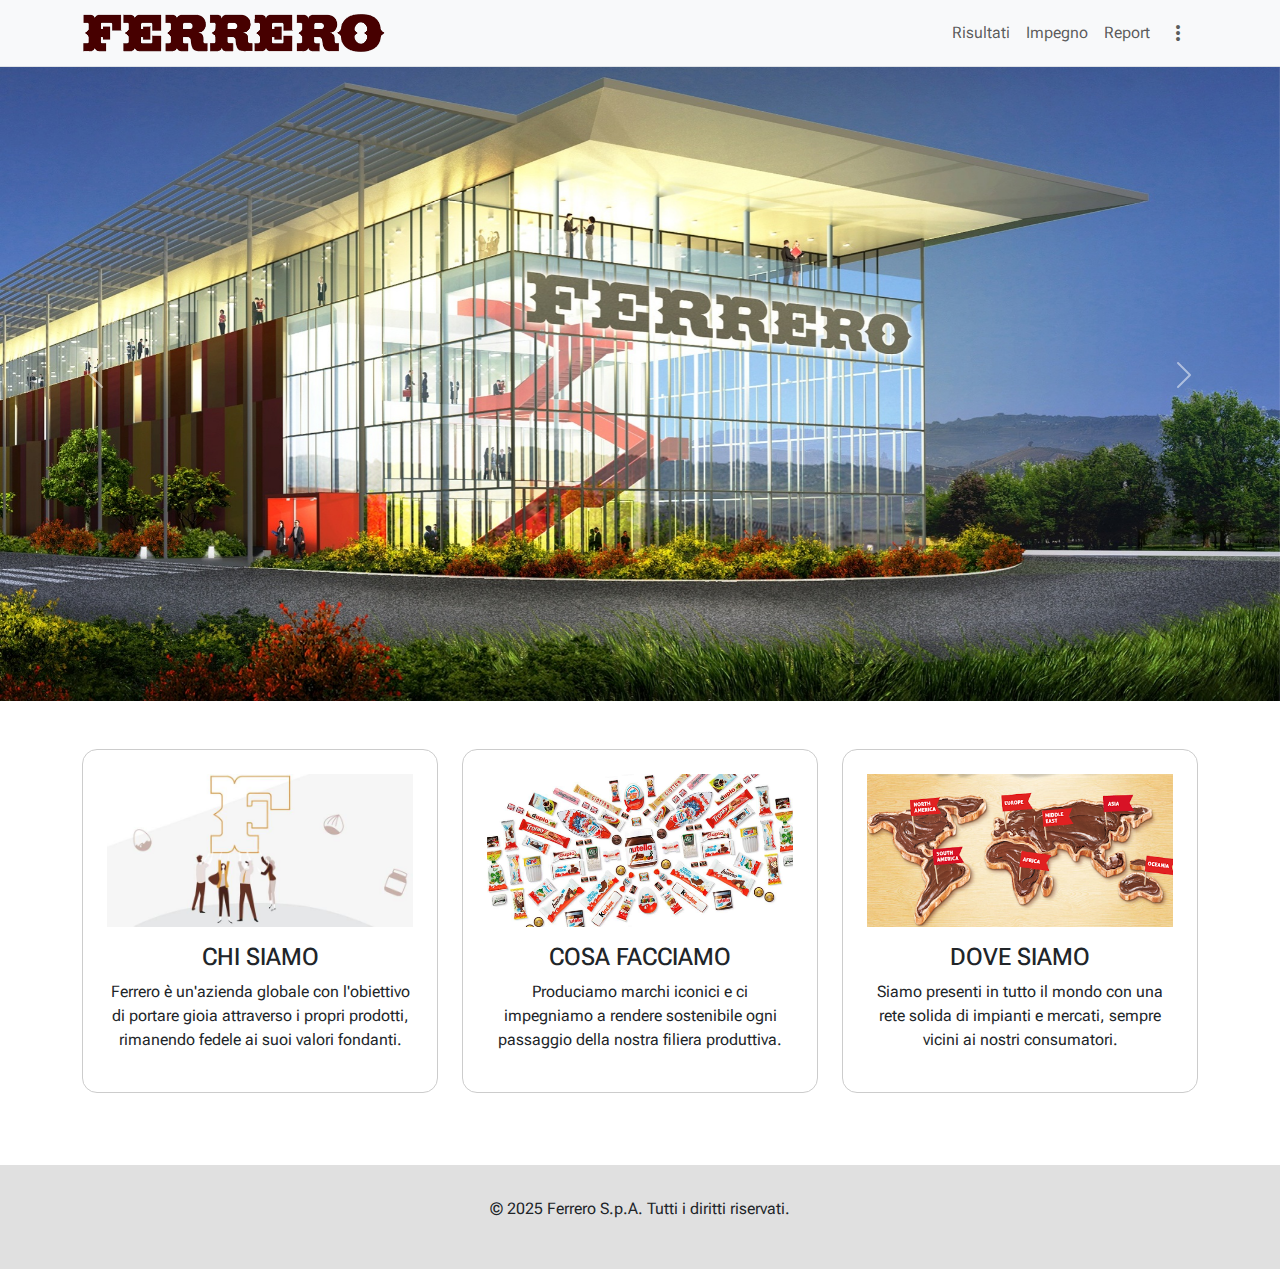
<file: Index.html>
<!DOCTYPE html>
<html lang="it">
<head>
	<meta charset="UTF-8" />
	<meta name="viewport" content="width=device-width, initial-scale=1.0" />
	
	<title data-i18n="title">Ferrero - Sostenibilità</title>

	<!-- Material design simboli + Roboto -->
	<!-- 
		Questi sono i fonts e i simboli se si prendono online, se voglio girare il sito offline allora commento qua e decommento i font locali sotto.
		Quel fonts.css è un css in locale che richiama i file dei fonts di Roboto Flex e delle icone di material 3 expressive che sono sempre in una 
		cartella in locale e che ho scaricato da google fonts 
	-->
	<link href="https://fonts.googleapis.com/css2?family=Material+Symbols+Outlined&display=swap" rel="stylesheet">
	<link href="https://fonts.googleapis.com/css2?family=Roboto+Flex:opsz,wght@8..144,400;8..144,700&display=swap" rel="stylesheet">	
	
	<!-- Font locali -->
	<!-- 
	<link href="css/fonts.css" rel="stylesheet">
	-->
	
	
	
	
	

	<!-- Bootstrap 5 CSS -->
	<!-- 
		Come per i fonts questo è il link a bootstrap se si è online, se si vuole far girare il sito offline si commenta qui e si decommenta sotto dove
		c'è il link ai css di bootstrap scaricati e messi in una cartella in locale
	-->
	<link href="https://cdn.jsdelivr.net/npm/bootstrap@5.3.3/dist/css/bootstrap.min.css" rel="stylesheet">
	
	<!-- Bootstrap 5 CSS locale -->
	<!--
		<link href="css/bootstrap.min.css" rel="stylesheet">
	-->
	
	
	
	
	
	
	
	<!-- Collegamenti ai miei css specifici (file creati a parte invece di mettere le informazioni specifiche all'interno del tag <style> qua sotto)-->
	<link href="css/mystyle.css" rel="stylesheet">
	<link href="css/index.css" rel="stylesheet">
	
	<!--
	<style>
				Tutti gli stili invece di metterli qui li ho messi nel mystyle.css (quelli in comune tra tutte le pagine) e nei css relativi alle varie pagine (quelli specifici usati da una pagina in particolare).
				Lascio questo settore solo se devo mettere qualcosa di momentaneo
	</style>
	-->


</head>




<body>
	<!-- Navbar -->
	<nav class="navbar navbar-expand-lg navbar-light bg-light fixed-top border-bottom">
		<div class="container">
			<a class="navbar-brand" href="index.html">
				<img src="pictures_ferrero/ferrero-logo.png" alt="Ferrero">
			</a>
			<button class="navbar-toggler" type="button" data-bs-toggle="collapse" data-bs-target="#navbarNav">
				<span class="material-symbols-outlined">more_vert</span>
			</button>
			<div class="collapse navbar-collapse" id="navbarNav">
				<ul class="navbar-nav ms-auto">
					<li class="nav-item"><a class="nav-link" href="risultati.html" data-i18n="results">Risultati</a></li>
					<li class="nav-item"><a class="nav-link" href="impegno.html" data-i18n="commitment">Impegno</a></li>
					<li class="nav-item"><a class="nav-link" href="report.html" data-i18n="reports">Report</a></li>
					<li class="nav-item dropdown">
						<a class="nav-link" href="#" id="moreMenu" data-bs-toggle="dropdown" aria-expanded="false">
							<span class="material-symbols-outlined">more_vert</span>
						</a>
						<ul class="dropdown-menu dropdown-menu-end" aria-labelledby="moreMenu">
							<li><button class="dropdown-item" onclick="setLanguage('it')">IT</button></li>
							<li><button class="dropdown-item" onclick="setLanguage('en')">EN</button></li>
						</ul>
					</li>
				</ul>
			</div>
		</div>
	</nav>

	<!-- Main -->
	<main class="mt-0 pt-5">
		<div id="carouselFerrero" class="carousel slide" data-bs-ride="carousel">
			<div class="carousel-inner">
				<div class="carousel-item active">
					<img src="pictures_ferrero/carousel1.jpg" class="d-block w-100" alt="HQ Ferrero" />
				</div>
			<div class="carousel-item">
				<img src="pictures_ferrero/carousel2.jpg" class="d-block w-100" alt="Mondo Ferrero" />
			</div>
			<div class="carousel-item">
				<img src="pictures_ferrero/carousel3.jpg" class="d-block w-100" alt="Sostenibilità Ferrero" />
			</div>
			</div>
			<button class="carousel-control-prev" type="button" data-bs-target="#carouselFerrero" data-bs-slide="prev">
				<span class="carousel-control-prev-icon" aria-hidden="true"></span>
				<span class="visually-hidden">Previous</span>
			</button>
			<button class="carousel-control-next" type="button" data-bs-target="#carouselFerrero" data-bs-slide="next">
				<span class="carousel-control-next-icon" aria-hidden="true"></span>
				<span class="visually-hidden">Next</span>
			</button>
		</div>

		<!-- 3 Blocchi -->
		<section class="container py-5">
			<div class="row text-center">
				<div class="col-md-4 mb-4">
					<div class="rounded-box">
						<img src="pictures_ferrero/who.png" alt="Chi siamo" class="mb-3 img-fluid" />
						<h4 data-i18n="who_title">CHI SIAMO</h4>
						<p data-i18n="who_text">Ferrero è un'azienda globale con l'obiettivo di portare gioia attraverso i propri prodotti, rimanendo fedele ai suoi valori fondanti.</p>
					</div>
				</div>
				<div class="col-md-4 mb-4">
					<div class="rounded-box">
						<img src="pictures_ferrero/what.png" alt="Cosa facciamo" class="mb-3 img-fluid" />
						<h4 data-i18n="what_title">COSA FACCIAMO</h4>
						<p data-i18n="what_text">Produciamo marchi iconici e ci impegniamo a rendere sostenibile ogni passaggio della nostra filiera produttiva.</p>
					</div>
				</div>
				<div class="col-md-4 mb-4">
					<div class="rounded-box">
						<img src="pictures_ferrero/where.png" alt="Dove siamo" class="mb-3 img-fluid" />
						<h4 data-i18n="where_title">DOVE SIAMO</h4>
						<p data-i18n="where_text">Siamo presenti in tutto il mondo con una rete solida di impianti e mercati, sempre vicini ai nostri consumatori.</p>
					</div>
				</div>
			</div>
		</section>
	</main>

 
	<!-- Footer -->
	<footer>
		<div class="container">
			<p data-i18n="footer_text">&copy; 2025 Ferrero S.p.A. Tutti i diritti riservati.</p>
		</div>
	</footer>


	<!-- Javascript bootstrap -->
	<!-- 
		Come per i font e per i css di bootsrap questo è il link per prendere javascript di bootstrap se si è online, se si è offline allora 
		commentare e decommentare il JS bootstrap locale che prende il file js che sono stati scaricati in una cartella in locale 
	-->
	<script src="https://cdn.jsdelivr.net/npm/bootstrap@5.3.3/dist/js/bootstrap.bundle.min.js"></script>
	
	<!-- Bootstrap JS locale -->
	<!--
	<script src="js/bootstrap.bundle.min.js"></script>
	-->

	
	<!-- Traduzioni -->
	<script>
    const translations = {
      it: {
		title: "Ferrero - Sostenibilità",
        results: "Risultati",
        commitment: "Impegno",
        reports: "Report",       
		who_title: "CHI SIAMO",
        who_text: "Ferrero è un'azienda globale con l'obiettivo di portare gioia attraverso i propri prodotti, rimanendo fedele ai suoi valori fondanti.",
        what_title: "COSA FACCIAMO",
        what_text: "Produciamo marchi iconici e ci impegniamo a rendere sostenibile ogni passaggio della nostra filiera produttiva.",
        where_title: "DOVE SIAMO",
        where_text: "Siamo presenti in tutto il mondo con una rete solida di impianti e mercati, sempre vicini ai nostri consumatori.",
        footer_text: "© 2025 Ferrero S.p.A. Tutti i diritti riservati."
      },
      en: {
		title: "Ferrero - Sustainability",
        results: "Results",
        commitment: "Commitment",
        reports: "Reports",        
		who_title: "WHO WE ARE",
        who_text: "Ferrero is a global company committed to spreading joy through its products while staying true to its core values.",
        what_title: "WHAT WE DO",
        what_text: "We produce iconic brands and strive to make every part of our supply chain sustainable.",
        where_title: "WHERE WE ARE",
        where_text: "We are present around the world with a solid network of facilities and markets, always close to our consumers.",		
        footer_text: "© 2025 Ferrero S.p.A. All rights reserved."
      }
    };

    window.addEventListener('DOMContentLoaded', () => {
	const savedLang = localStorage.getItem('selectedLanguage') || 'it';
	setLanguage(savedLang);
	});
	
    function setLanguage(lang) {
		localStorage.setItem('selectedLanguage', lang); 
		document.documentElement.lang = lang; 
		document.querySelectorAll('[data-i18n]').forEach(el => {
			const key = el.getAttribute('data-i18n');
			if (translations[lang][key]) {
				el.innerHTML = translations[lang][key];
			}
		});
    }
	</script>
</body>
</html>
</file>
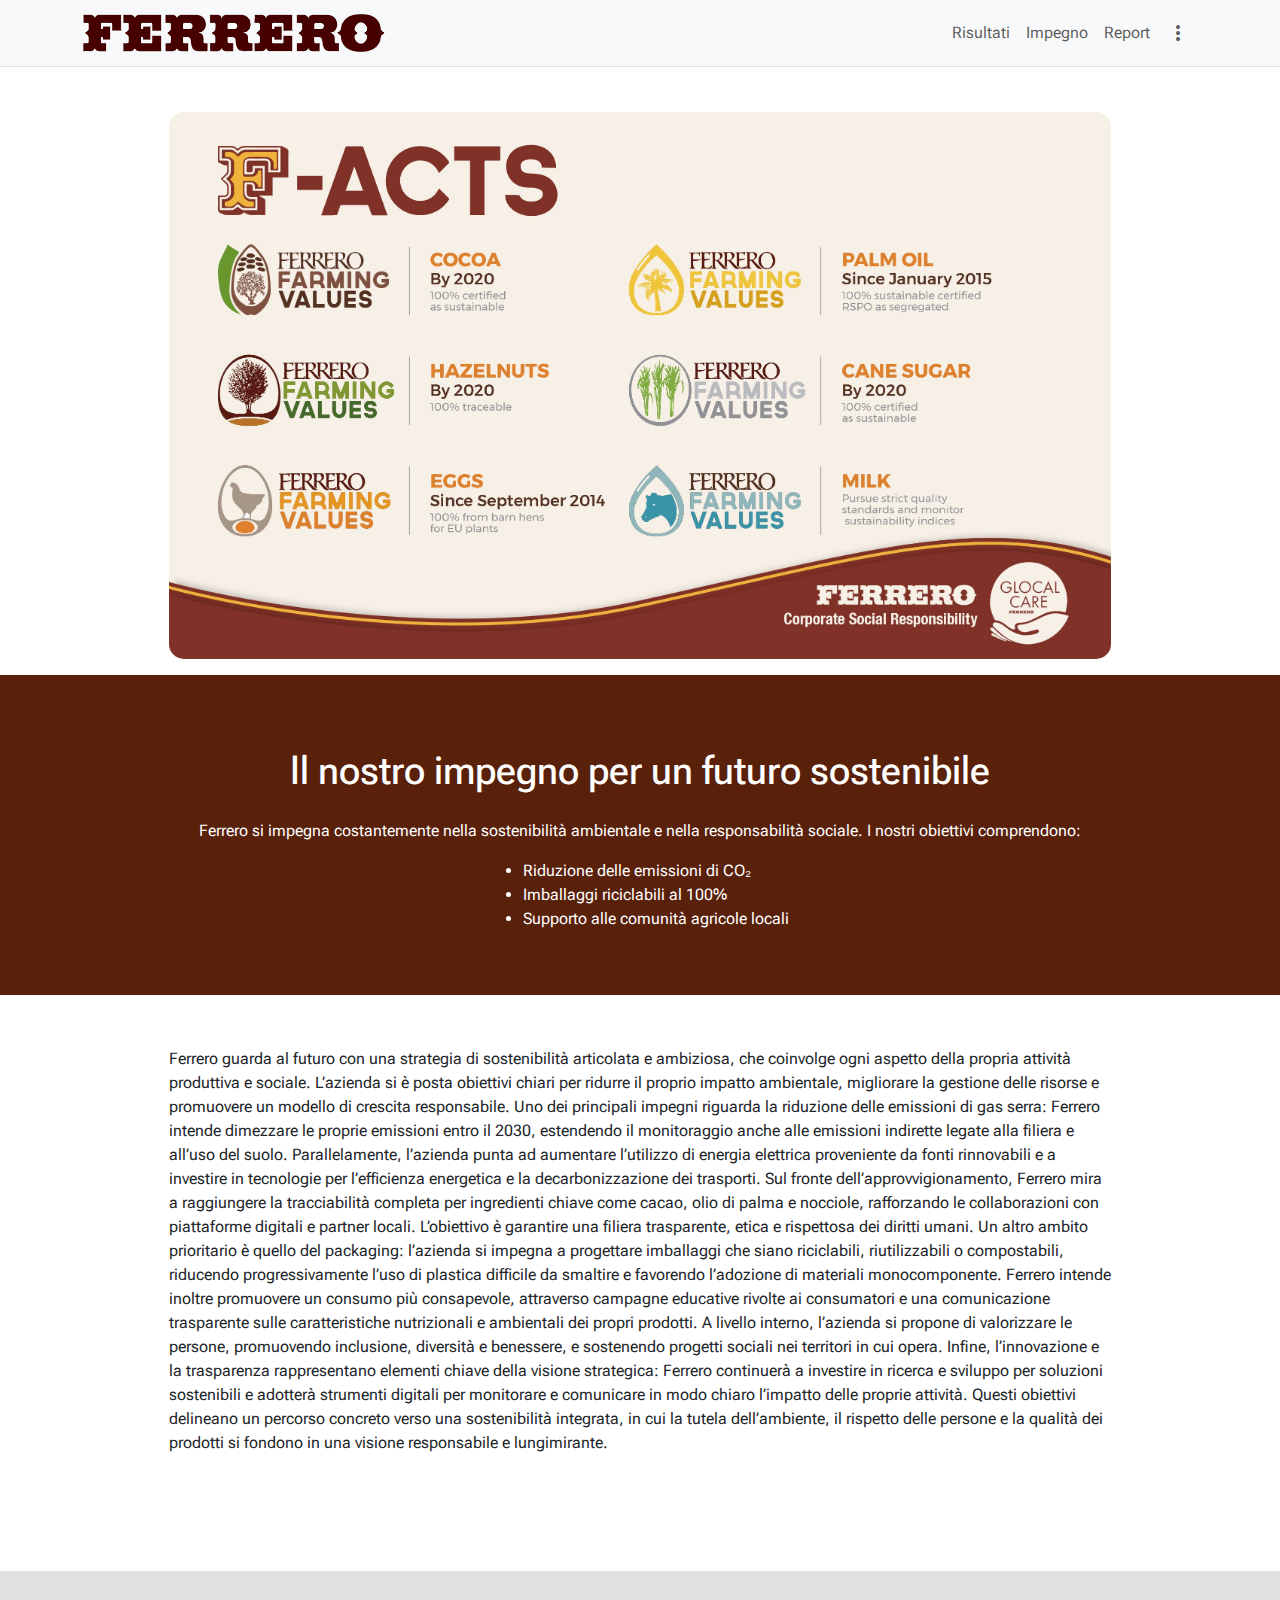
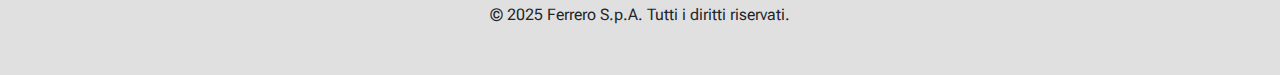
<file: Impegno.html>
<!DOCTYPE html>
<html lang="it">
<head>
	<meta charset="UTF-8" />
	<meta name="viewport" content="width=device-width, initial-scale=1.0" />
	
	<title data-i18n="title">Il nostro impegno - Ferrero</title>
  
	<!-- Material design simboli + Roboto -->
	<!-- 
		Questi sono i fonts e i simboli se si prendono online, se voglio girare il sito offline allora commento qua e decommento i font locali sotto.
		Quel fonts.css è un css in locale che richiama i file dei fonts di Roboto Flex e delle icone di material 3 expressive che sono sempre in una 
		cartella in locale e che ho scaricato da google fonts 
	-->
	<link href="https://fonts.googleapis.com/css2?family=Material+Symbols+Outlined&display=swap" rel="stylesheet">
	<link href="https://fonts.googleapis.com/css2?family=Roboto+Flex:opsz,wght@8..144,400;8..144,700&display=swap" rel="stylesheet">	
	
	<!-- Font locali -->
	<!-- 
	<link href="css/fonts.css" rel="stylesheet">
	-->
	
	
	
	
	

	<!-- Bootstrap 5 CSS -->
	<!-- 
		Come per i fonts questo è il link a bootstrap se si è online, se si vuole far girare il sito offline si commenta qui e si decommenta sotto dove
		c'è il link ai css di bootstrap scaricati e messi in una cartella in locale
	-->
	<link href="https://cdn.jsdelivr.net/npm/bootstrap@5.3.3/dist/css/bootstrap.min.css" rel="stylesheet">
	
	<!-- Bootstrap 5 CSS locale -->
	<!--
		<link href="css/bootstrap.min.css" rel="stylesheet">
	-->
	
	
	
	
	
	
	
	<!-- Collegamenti ai miei css specifici (file creati a parte invece di mettere le informazioni specifiche all'interno del tag <style> qua sotto)-->
	<link href="css/mystyle.css" rel="stylesheet">
	<link href="css/impegno.css" rel="stylesheet">
	
	<!--
	<style>
				Tutti gli stili invece di metterli qui li ho messi nel mystyle.css (quelli in comune tra tutte le pagine) e nei css relativi alle varie pagine (quelli specifici usati da una pagina in particolare).
				Lascio questo settore solo se devo mettere qualcosa di momentaneo
	</style>
	-->
	
</head>




<body>
	<nav class="navbar navbar-expand-lg navbar-light bg-light fixed-top border-bottom">
		<div class="container">
			<a class="navbar-brand" href="index.html">
				<img src="pictures_ferrero/ferrero-logo.png" alt="Ferrero">
			</a>
			<button class="navbar-toggler" type="button" data-bs-toggle="collapse" data-bs-target="#navbarNav">
				<span class="material-symbols-outlined">more_vert</span>
			</button>
			<div class="collapse navbar-collapse" id="navbarNav">
				<ul class="navbar-nav ms-auto">
					<li class="nav-item"><a class="nav-link" href="risultati.html" data-i18n="results">Risultati</a></li>
					<li class="nav-item"><a class="nav-link" href="impegno.html" data-i18n="commitment">Impegno</a></li>
					<li class="nav-item"><a class="nav-link" href="report.html" data-i18n="reports">Report</a></li>
					<li class="nav-item dropdown">
						<a class="nav-link" href="#" id="moreMenu" data-bs-toggle="dropdown" aria-expanded="false">
							<span class="material-symbols-outlined">more_vert</span>
						</a>
						<ul class="dropdown-menu dropdown-menu-end" aria-labelledby="moreMenu">
							<li><button class="dropdown-item" onclick="setLanguage('it')">IT</button></li>
							<li><button class="dropdown-item" onclick="setLanguage('en')">EN</button></li>
						</ul>
					</li>
				</ul>
			</div>
		</div>
	</nav>


	<!-- Main -->
	<main class="container mt-5 pt-5">
  
  	
	<section class="container py-3">
		<section class="container-bis text-center"> 
			<section class="container-fluid p-0">
				<img src="pictures_ferrero/Facts.jpg" alt="Facts" class="rounded-img img-fluid w-100">
			</section>
		</section>
	</section>

	<section class="container py-5 bg-custom">
		<section class="container-bis text-center"> 
			<h1 class="my-4 white-heading" class="white-heading" data-i18n="main_title">Il nostro impegno per un futuro sostenibile</h1>
			<p class= "white-heading" data-i18n="intro">
			Ferrero si impegna costantemente nella sostenibilità ambientale e nella responsabilità sociale. I nostri obiettivi comprendono:
			</p>
			<div class="d-flex justify-content-center white-heading">
				<ul class="text-start">
					<li data-i18n="goal_1">Riduzione delle emissioni di CO₂</li>
					<li data-i18n="goal_2">Imballaggi riciclabili al 100%</li>
					<li data-i18n="goal_3">Supporto alle comunità agricole locali</li>
				</ul>
			</div>
		</section>
	</section>
	
	
	
	
	
	<section class="container py-5">
		<section class="container-bis py-1">
			<p data-i18n="detailed_text">
			`Ferrero guarda al futuro con una strategia di sostenibilità articolata e ambiziosa, che coinvolge ogni aspetto della propria attività produttiva e sociale. 
			 L’azienda si è posta obiettivi chiari per ridurre il proprio impatto ambientale, migliorare la gestione delle risorse e promuovere un modello di crescita responsabile. 
			 Uno dei principali impegni riguarda la riduzione delle emissioni di gas serra: Ferrero intende dimezzare le proprie emissioni entro il 2030, estendendo il monitoraggio anche alle emissioni indirette legate alla filiera e all’uso del suolo. 
			 Parallelamente, l’azienda punta ad aumentare l’utilizzo di energia elettrica proveniente da fonti rinnovabili e a investire in tecnologie per l’efficienza energetica e la decarbonizzazione dei trasporti.
			 Sul fronte dell’approvvigionamento, Ferrero mira a raggiungere la tracciabilità completa per ingredienti chiave come cacao, olio di palma e nocciole, rafforzando le collaborazioni con piattaforme digitali e partner locali. L’obiettivo è garantire una filiera trasparente, etica e rispettosa dei diritti umani. 
			 Un altro ambito prioritario è quello del packaging: l’azienda si impegna a progettare imballaggi che siano riciclabili, riutilizzabili o compostabili, riducendo progressivamente l’uso di plastica difficile da smaltire e favorendo l’adozione di materiali monocomponente.
			 Ferrero intende inoltre promuovere un consumo più consapevole, attraverso campagne educative rivolte ai consumatori e una comunicazione trasparente sulle caratteristiche nutrizionali e ambientali dei propri prodotti. A livello interno, l’azienda si propone di valorizzare le persone, promuovendo inclusione, diversità e benessere, e sostenendo progetti sociali nei territori in cui opera. 
			 Infine, l’innovazione e la trasparenza rappresentano elementi chiave della visione strategica: Ferrero continuerà a investire in ricerca e sviluppo per soluzioni sostenibili e adotterà strumenti digitali per monitorare e comunicare in modo chiaro l’impatto delle proprie attività. Questi obiettivi delineano un percorso concreto verso una sostenibilità integrata, in cui la tutela dell’ambiente, il rispetto delle persone e la qualità dei prodotti si fondono in una visione responsabile e lungimirante.`
			</p>
		</section> 	
	</section> 
 
	</main>



	<footer class="mt-5">
		<div class="container">
			<p class="text-center" data-i18n="footer_text">&copy; 2025 Ferrero S.p.A. Tutti i diritti riservati.</p>
		</div>
	</footer>


	<!-- Javascript bootstrap -->
	<!-- 
		Come per i font e per i css di bootsrap questo è il link per prendere javascript di bootstrap se si è online, se si è offline allora 
		commentare e decommentare il JS bootstrap locale che prende il file js che sono stati scaricati in una cartella in locale 
	-->
	<script src="https://cdn.jsdelivr.net/npm/bootstrap@5.3.3/dist/js/bootstrap.bundle.min.js"></script>
	
	<!-- Bootstrap JS locale -->
	<!--
	<script src="js/bootstrap.bundle.min.js"></script>
	-->
	
	
	
	<!-- Traduzioni -->
	<script>
    const translations = {
	it: {
        title: "Il nostro impegno - Ferrero",
        results: "Risultati",
        commitment: "Impegno",
        report: "Report",
        main_title: "Il nostro impegno per un futuro sostenibile",
        intro:
          "Ferrero si impegna costantemente nella sostenibilità ambientale e nella responsabilità sociale. I nostri obiettivi comprendono:",
        goal_1: "Riduzione delle emissioni di CO₂",
        goal_2: "Imballaggi riciclabili al 100%",
        goal_3: "Supporto alle comunità agricole locali",
        detailed_text: `Ferrero guarda al futuro con una strategia di sostenibilità articolata e ambiziosa, che coinvolge ogni aspetto della propria attività produttiva e sociale. 
						L’azienda si è posta obiettivi chiari per ridurre il proprio impatto ambientale, migliorare la gestione delle risorse e promuovere un modello di crescita responsabile. 
						Uno dei principali impegni riguarda la riduzione delle emissioni di gas serra: Ferrero intende dimezzare le proprie emissioni entro il 2030, estendendo il monitoraggio anche alle emissioni indirette legate alla filiera e all’uso del suolo. 
						Parallelamente, l’azienda punta ad aumentare l’utilizzo di energia elettrica proveniente da fonti rinnovabili e a investire in tecnologie per l’efficienza energetica e la decarbonizzazione dei trasporti.
						Sul fronte dell’approvvigionamento, Ferrero mira a raggiungere la tracciabilità completa per ingredienti chiave come cacao, olio di palma e nocciole, rafforzando le collaborazioni con piattaforme digitali e partner locali. L’obiettivo è garantire una filiera trasparente, etica e rispettosa dei diritti umani. 
						Un altro ambito prioritario è quello del packaging: l’azienda si impegna a progettare imballaggi che siano riciclabili, riutilizzabili o compostabili, riducendo progressivamente l’uso di plastica difficile da smaltire e favorendo l’adozione di materiali monocomponente.
						Ferrero intende inoltre promuovere un consumo più consapevole, attraverso campagne educative rivolte ai consumatori e una comunicazione trasparente sulle caratteristiche nutrizionali e ambientali dei propri prodotti. A livello interno, l’azienda si propone di valorizzare le persone, promuovendo inclusione, diversità e benessere, e sostenendo progetti sociali nei territori in cui opera. 
						Infine, l’innovazione e la trasparenza rappresentano elementi chiave della visione strategica: Ferrero continuerà a investire in ricerca e sviluppo per soluzioni sostenibili e adotterà strumenti digitali per monitorare e comunicare in modo chiaro l’impatto delle proprie attività. Questi obiettivi delineano un percorso concreto verso una sostenibilità integrata, in cui la tutela dell’ambiente, il rispetto delle persone e la qualità dei prodotti si fondono in una visione responsabile e lungimirante.`,
		footer_text: "© 2025 Ferrero S.p.A. Tutti i diritti riservati."
      },
    en: {
        title: "Our Commitment - Ferrero",
        results: "Results",
        commitment: "Commitment",
        report: "Report",
        main_title: "Our Commitment to a Sustainable Future",
        intro:
          "Ferrero is constantly committed to environmental sustainability and social responsibility. Our goals include:",
        goal_1: "Reduction of CO₂ emissions",
        goal_2: "100% recyclable packaging",
        goal_3: "Support for local farming communities",
        detailed_text: `Ferrero looks to the future with a comprehensive and ambitious sustainability strategy that encompasses every aspect of its production and social activities.
						The company has set clear goals to reduce its environmental impact, improve resource management, and promote a responsible growth model.
						One of its key commitments is the reduction of greenhouse gas emissions: Ferrero intends to halve its emissions by 2030, extending monitoring to indirect emissions related to the supply chain and land use.
						At the same time, the company aims to increase the use of electricity from renewable sources and invest in technologies for energy efficiency and the decarbonization of transportation.
						On the sourcing front, Ferrero aims to achieve complete traceability for key ingredients such as cocoa, palm oil, and hazelnuts, strengthening collaborations with digital platforms and local partners. The goal is to ensure a transparent, ethical, and human rights-respecting supply chain.
						Another priority area is packaging: the company is committed to designing packaging that is recyclable, reusable, or compostable, progressively reducing the use of difficult-to-dispose plastic and encouraging the adoption of single-component materials.
						Ferrero also intends to promote more conscious consumption through consumer education campaigns and transparent communication about the nutritional and environmental characteristics of its products. Internally, the company aims to empower people by promoting inclusion, diversity, and well-being, and supporting social projects in the communities where it operates.
						Finally, innovation and transparency are key elements of its strategic vision: Ferrero will continue to invest in research and development for sustainable solutions and will adopt digital tools to clearly monitor and communicate the impact of its activities. These objectives outline a concrete path towards integrated sustainability, in which environmental protection, respect for people, and product quality come together in a responsible and forward-looking vision.`,
        footer_text: "© 2025 Ferrero S.p.A. All rights reserved."
      }
      
    };

    window.addEventListener('DOMContentLoaded', () => {
	const savedLang = localStorage.getItem('selectedLanguage') || 'it';
	setLanguage(savedLang);
	});
	
    function setLanguage(lang) {
		localStorage.setItem('selectedLanguage', lang); 
		document.documentElement.lang = lang; 
		document.querySelectorAll('[data-i18n]').forEach(el => {
			const key = el.getAttribute('data-i18n');
			if (translations[lang][key]) {
				el.innerHTML = translations[lang][key];
			}
		});
    }
	</script>
</body>
</html>
</file>
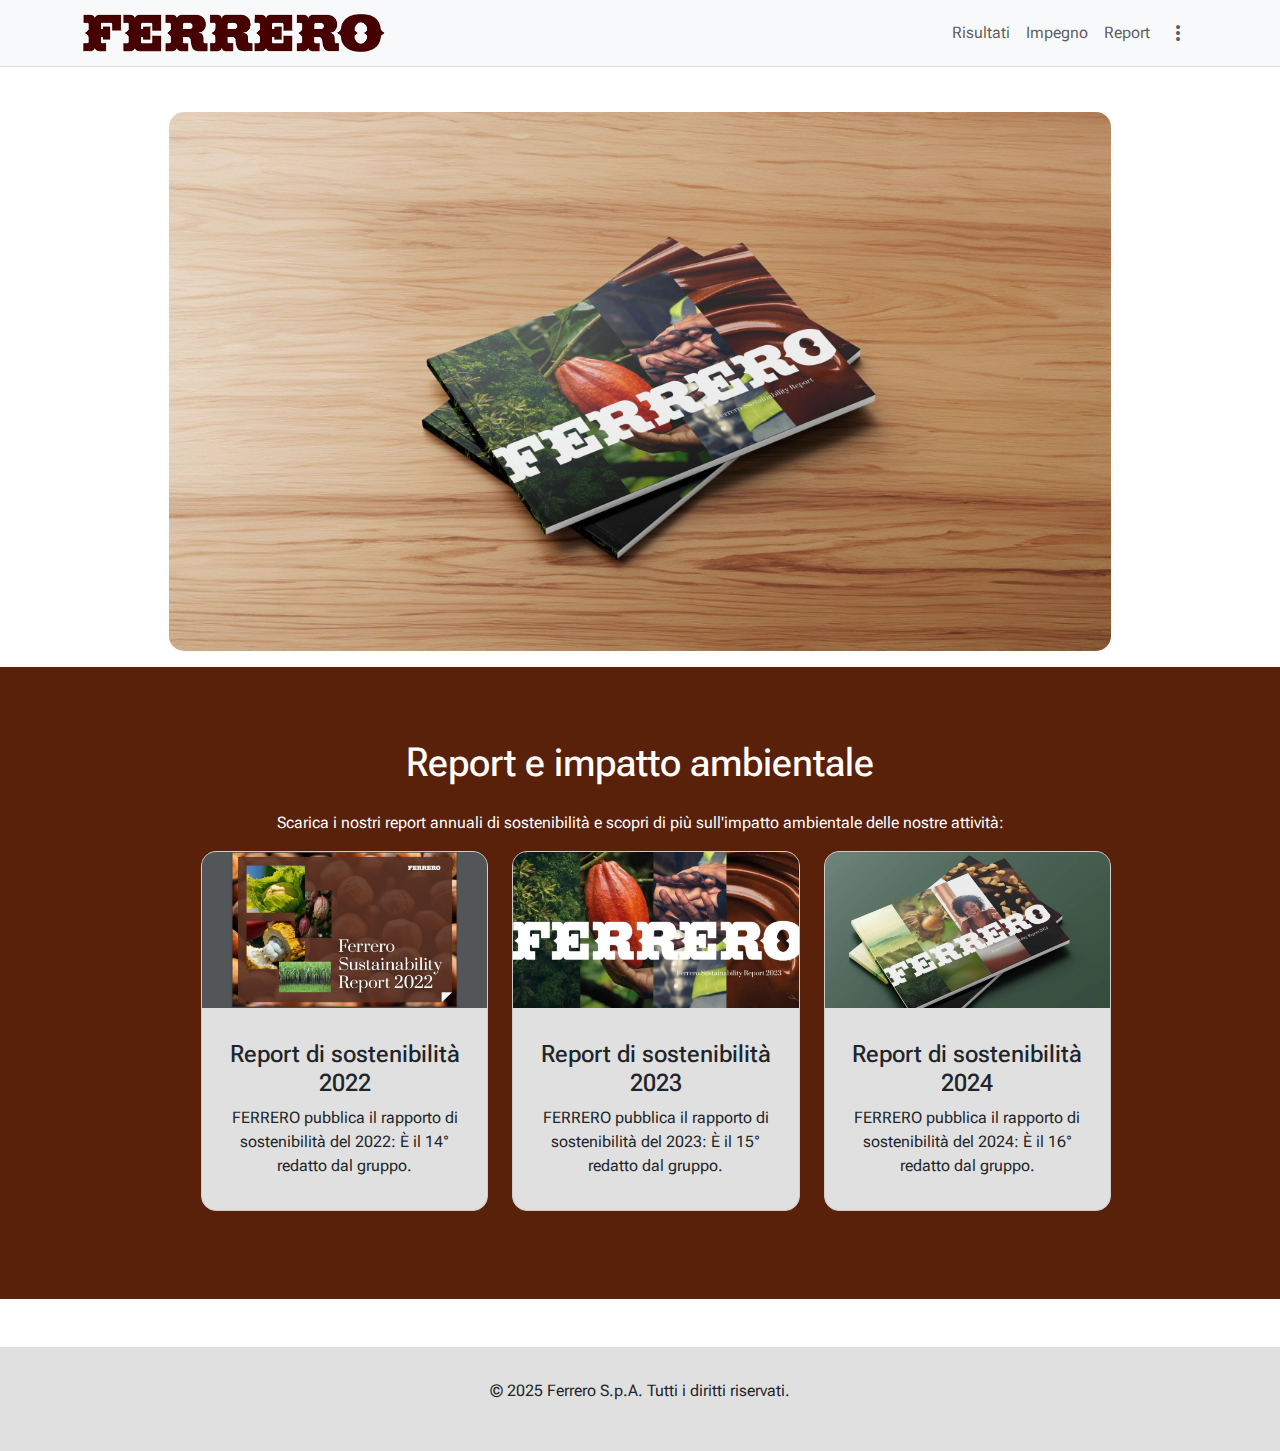
<file: Report.html>
<!DOCTYPE html>
<html lang="it">
<head>
	<meta charset="UTF-8" />
	<meta name="viewport" content="width=device-width, initial-scale=1.0" />
	
	<title data-i18n="title">Report di sostenibilità - Ferrero</title>
  
	<!-- Material design simboli + Roboto -->
	<!-- 
		Questi sono i fonts e i simboli se si prendono online, se voglio girare il sito offline allora commento qua e decommento i font locali sotto.
		Quel fonts.css è un css in locale che richiama i file dei fonts di Roboto Flex e delle icone di material 3 expressive che sono sempre in una 
		cartella in locale e che ho scaricato da google fonts 
	-->
	<link href="https://fonts.googleapis.com/css2?family=Material+Symbols+Outlined&display=swap" rel="stylesheet">
	<link href="https://fonts.googleapis.com/css2?family=Roboto+Flex:opsz,wght@8..144,400;8..144,700&display=swap" rel="stylesheet">	
	
	<!-- Font locali -->
	<!-- 
	<link href="css/fonts.css" rel="stylesheet">
	-->
	
	
	
	
	

	<!-- Bootstrap 5 CSS -->
	<!-- 
		Come per i fonts questo è il link a bootstrap se si è online, se si vuole far girare il sito offline si commenta qui e si decommenta sotto dove
		c'è il link ai css di bootstrap scaricati e messi in una cartella in locale
	-->
	<link href="https://cdn.jsdelivr.net/npm/bootstrap@5.3.3/dist/css/bootstrap.min.css" rel="stylesheet">
	
	<!-- Bootstrap 5 CSS locale -->
	<!--
		<link href="css/bootstrap.min.css" rel="stylesheet">
	-->
	
	
	
	
	
	
	
	<!-- Collegamenti ai miei css specifici (file creati a parte invece di mettere le informazioni specifiche all'interno del tag <style> qua sotto)-->
	<link href="css/mystyle.css" rel="stylesheet">
	<link href="css/report.css" rel="stylesheet">
	
	<!--
	<style>
				Tutti gli stili invece di metterli qui li ho messi nel mystyle.css (quelli in comune tra tutte le pagine) e nei css relativi alle varie pagine (quelli specifici usati da una pagina in particolare).
				Lascio questo settore solo se devo mettere qualcosa di momentaneo
	</style>
	-->	
	
	
</head>






<body>
	<nav class="navbar navbar-expand-lg navbar-light bg-light fixed-top border-bottom">
		<div class="container">
			<a class="navbar-brand" href="index.html">
				<img src="pictures_ferrero/ferrero-logo.png" alt="Ferrero">
			</a>
			<button class="navbar-toggler" type="button" data-bs-toggle="collapse" data-bs-target="#navbarNav">
				<span class="material-symbols-outlined">more_vert</span>
			</button>
			<div class="collapse navbar-collapse" id="navbarNav">
				<ul class="navbar-nav ms-auto">
					<li class="nav-item"><a class="nav-link" href="risultati.html" data-i18n="results">Risultati</a></li>
					<li class="nav-item"><a class="nav-link" href="impegno.html" data-i18n="commitment">Impegno</a></li>
					<li class="nav-item"><a class="nav-link" href="report.html" data-i18n="reports">Report</a></li>
					<li class="nav-item dropdown">
						<a class="nav-link" href="#" id="moreMenu" data-bs-toggle="dropdown" aria-expanded="false">
							<span class="material-symbols-outlined">more_vert</span>
						</a>
						<ul class="dropdown-menu dropdown-menu-end" aria-labelledby="moreMenu">
							<li><button class="dropdown-item" onclick="setLanguage('it')">IT</button></li>
							<li><button class="dropdown-item" onclick="setLanguage('en')">EN</button></li>
						</ul>
					</li>
				</ul>
			</div>
		</div>
	</nav>


	<!-- Main -->
	<main class="container mt-5 pt-5">
  
  	
	<section class="container py-3">
		<section class="container-bis text-center"> 
			<section class="container-fluid p-0">
				<img src="pictures_ferrero/Report.jpg" alt="Report" class="rounded-img img-fluid w-100">
			</section>
		</section>
	</section>

	<section class="container py-5 bg-custom">
		<section class="container-bis text-center"> 
			<h1 class="my-4 white-heading" class="white-heading" data-i18n="main_title">Report e impatto ambientale</h1>
			<p class= "white-heading" data-i18n="intro">
			Scarica i nostri report annuali di sostenibilità e scopri di più sull'impatto ambientale delle nostre attività:
			</p>
			<div class="d-flex justify-content-center">
				<ul class="text-start">
					<div class="row text-center">
						<div class="col-md-4 mb-4">
							<a href="pdf_ferrero/report2022.pdf" class="text-decoration-none text-dark">
								<div class="rounded-box-tris">			 
									<img src="pictures_ferrero/report22.png" alt="Report22" class="mb-3 rounded-img-q img-fluid" />
									<div class="p-3">
										<h4 data-i18n="Report22a">Report di sostenibilità 2022</h4>
										<p data-i18n="Report22b">FERRERO pubblica il rapporto di sostenibilità del 2022: È il 14° redatto dal gruppo.</p>
									</div>
								</div>
							</a>
						</div>
						<div class="col-md-4 mb-4">
							<a href="pdf_ferrero/report2023.pdf" class="text-decoration-none text-dark">
								<div class="rounded-box-tris">
									<img src="pictures_ferrero/report23.png" alt="Report23" class="mb-3 rounded-img-q img-fluid" />
									<div class="p-3">
										<h4 data-i18n="Report23a">Report di sostenibilità 2023</h4>
										<p data-i18n="Report23b">FERRERO pubblica il rapporto di sostenibilità del 2023: È il 15° redatto dal gruppo.</p>
									</div>
								</div>
							</a>
						</div>
						<div class="col-md-4 mb-4">
							<a href="pdf_ferrero/report2024.pdf" class="text-decoration-none text-dark">
								<div class="rounded-box-tris">
									<img src="pictures_ferrero/report24.png" alt="Report24" class="mb-3 rounded-img-q img-fluid" />
									<div class="p-3">
										<h4 data-i18n="Report24a">Report di sostenibilità 2024</h4>
										<p data-i18n="Report24b">FERRERO pubblica il rapporto di sostenibilità del 2024: È il 16° redatto dal gruppo.</p>
									</div>
								</div>
							</a>
						</div>
					</div>
				</ul>
			</div>
		</section>
	</section>
	
		
	</main>
	
	

	<footer class="mt-5">
		<div class="container">
			<p class="text-center" data-i18n="footer_text">&copy; 2025 Ferrero S.p.A. Tutti i diritti riservati.</p>
		</div>
	</footer>


	<!-- Javascript bootstrap -->
	<!-- 
		Come per i font e per i css di bootsrap questo è il link per prendere javascript di bootstrap se si è online, se si è offline allora 
		commentare e decommentare il JS bootstrap locale che prende il file js che sono stati scaricati in una cartella in locale 
	-->
	<script src="https://cdn.jsdelivr.net/npm/bootstrap@5.3.3/dist/js/bootstrap.bundle.min.js"></script>
	
	<!-- Bootstrap JS locale -->
	<!--
	<script src="js/bootstrap.bundle.min.js"></script>
	-->
	
	
	
	<!-- Traduzioni -->
	<script>
    const translations = {
	it: {
        title: "Report di sostenibilità - Ferrero",
        results: "Risultati",
        commitment: "Impegno",
        report: "Report",
        main_title: "Report e impatto ambientale",
        intro:"Scarica i nostri report annuali di sostenibilità e scopri di più sull'impatto ambientale delle nostre attività:",    
		Report22a: "Report di sostenibilità 2022",
		Report22b: "FERRERO pubblica il rapporto di sostenibilità del 2022: È il 14° redatto dal gruppo.",
		Report23a: "Report di sostenibilità 2023",
		Report23b: "FERRERO pubblica il rapporto di sostenibilità del 2023: È il 15° redatto dal gruppo.",
		Report24a: "Report di sostenibilità 2024",
		Report24b: "FERRERO pubblica il rapporto di sostenibilità del 2024: È il 16° redatto dal gruppo.",
        footer_text: "© 2025 Ferrero S.p.A. Tutti i diritti riservati."
      },
    en: {
        title: "Sustainability report - Ferrero",
        results: "Results",
        commitment: "Commitment",
        report: "Report",
        main_title: "Report and environmental impact",
        intro: "Ferrero is constantly committed to environmental sustainability and social responsibility. Our goals include:",   
		Report22a: "Sustainability report 2022",
		Report22b: "FERRERO publishes its 2022 sustainability report: it is the 14th one drawn up by the group.",
		Report23a: "Sustainability report 2023",
		Report23b: "FERRERO publishes its 2023 sustainability report: it is the 15th one drawn up by the group.",
		Report24a: "Sustainability report 2024",
		Report24b: "FERRERO publishes its 2024 sustainability report: it is the 16th one drawn up by the group.",		
        footer_text: "© 2025 Ferrero S.p.A. All rights reserved."
      }
      
    };

    window.addEventListener('DOMContentLoaded', () => {
	const savedLang = localStorage.getItem('selectedLanguage') || 'it';
	setLanguage(savedLang);
	});
	
    function setLanguage(lang) {
		localStorage.setItem('selectedLanguage', lang); 
		document.documentElement.lang = lang; 
		document.querySelectorAll('[data-i18n]').forEach(el => {
			const key = el.getAttribute('data-i18n');
			if (translations[lang][key]) {
				el.innerHTML = translations[lang][key];
			}
		});
    }
	</script>
</body>
</html>
</file>
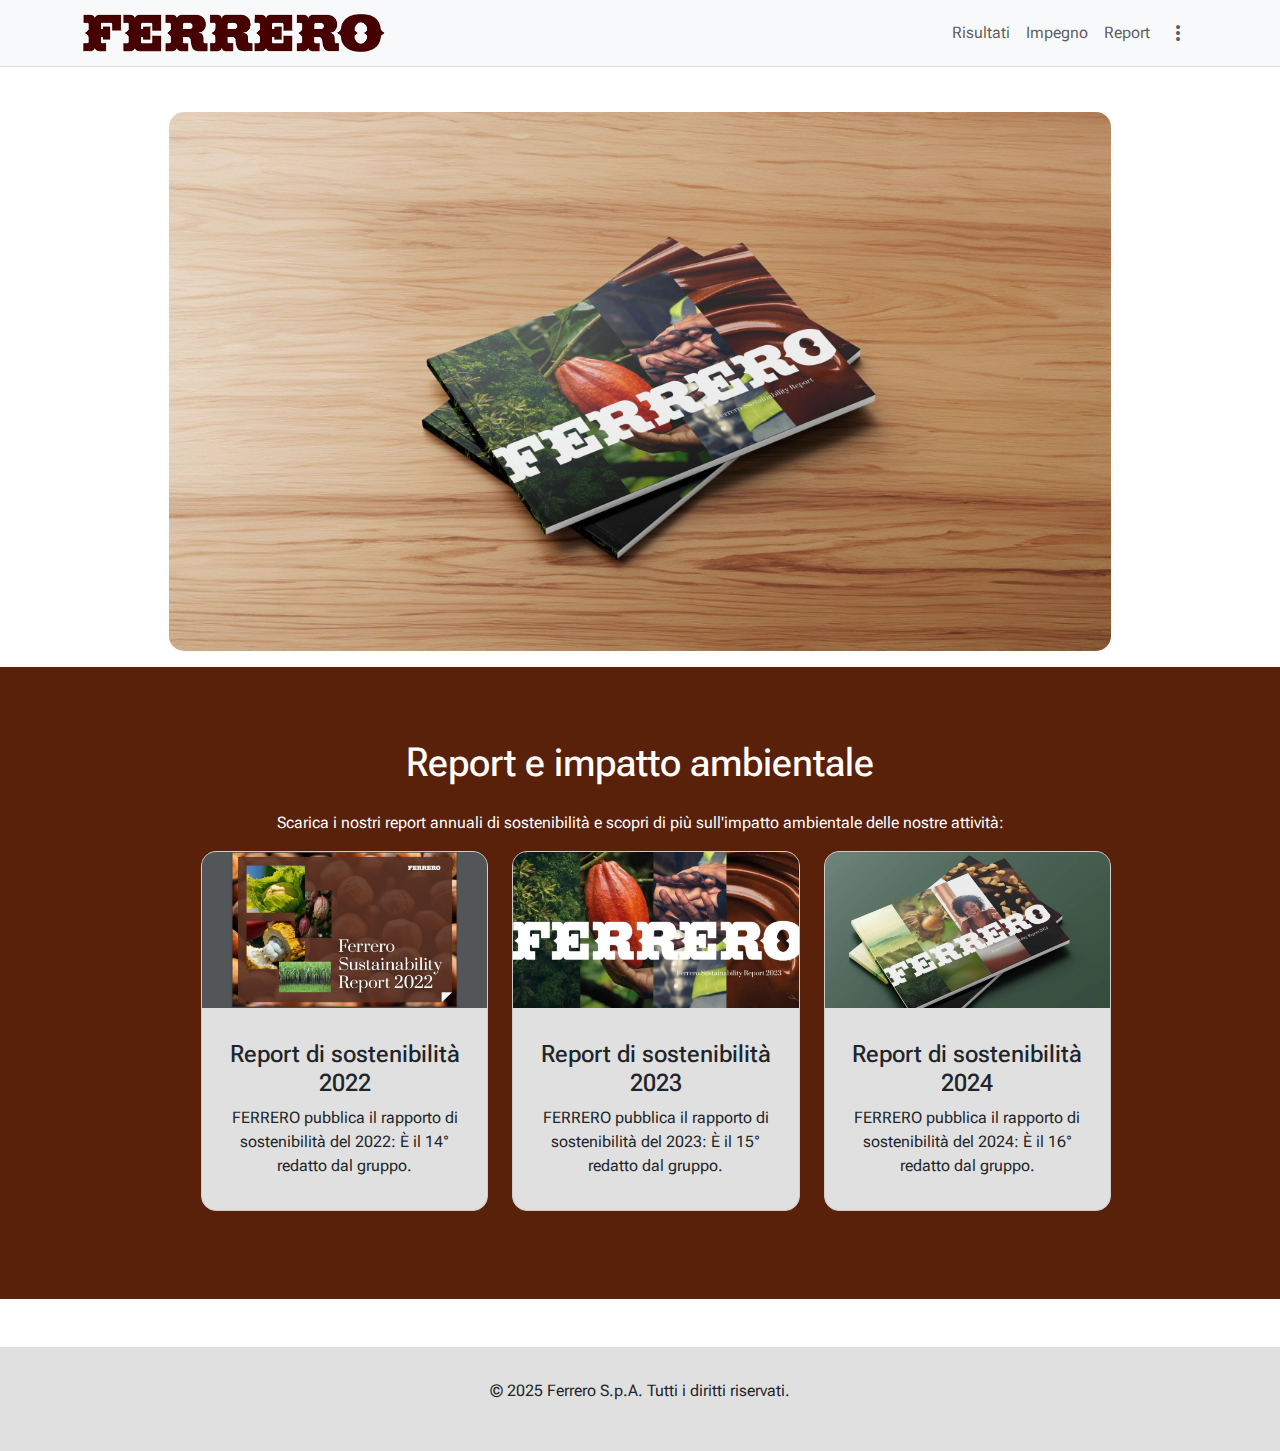
<file: report.html>
<!DOCTYPE html>
<html lang="it">
<head>
	<meta charset="UTF-8" />
	<meta name="viewport" content="width=device-width, initial-scale=1.0" />
	
	<title data-i18n="title">Report di sostenibilità - Ferrero</title>
  
	<!-- Material design simboli + Roboto -->
	<!-- 
		Questi sono i fonts e i simboli se si prendono online, se voglio girare il sito offline allora commento qua e decommento i font locali sotto.
		Quel fonts.css è un css in locale che richiama i file dei fonts di Roboto Flex e delle icone di material 3 expressive che sono sempre in una 
		cartella in locale e che ho scaricato da google fonts 
	-->
	<link href="https://fonts.googleapis.com/css2?family=Material+Symbols+Outlined&display=swap" rel="stylesheet">
	<link href="https://fonts.googleapis.com/css2?family=Roboto+Flex:opsz,wght@8..144,400;8..144,700&display=swap" rel="stylesheet">	
	
	<!-- Font locali -->
	<!-- 
	<link href="css/fonts.css" rel="stylesheet">
	-->
	
	
	
	
	

	<!-- Bootstrap 5 CSS -->
	<!-- 
		Come per i fonts questo è il link a bootstrap se si è online, se si vuole far girare il sito offline si commenta qui e si decommenta sotto dove
		c'è il link ai css di bootstrap scaricati e messi in una cartella in locale
	-->
	<link href="https://cdn.jsdelivr.net/npm/bootstrap@5.3.3/dist/css/bootstrap.min.css" rel="stylesheet">
	
	<!-- Bootstrap 5 CSS locale -->
	<!--
		<link href="css/bootstrap.min.css" rel="stylesheet">
	-->
	
	
	
	
	
	
	
	<!-- Collegamenti ai miei css specifici (file creati a parte invece di mettere le informazioni specifiche all'interno del tag <style> qua sotto)-->
	<link href="css/mystyle.css" rel="stylesheet">
	<link href="css/report.css" rel="stylesheet">
	
	<!--
	<style>
				Tutti gli stili invece di metterli qui li ho messi nel mystyle.css (quelli in comune tra tutte le pagine) e nei css relativi alle varie pagine (quelli specifici usati da una pagina in particolare).
				Lascio questo settore solo se devo mettere qualcosa di momentaneo
	</style>
	-->	
	
	
</head>






<body>
	<nav class="navbar navbar-expand-lg navbar-light bg-light fixed-top border-bottom">
		<div class="container">
			<a class="navbar-brand" href="index.html">
				<img src="pictures_ferrero/ferrero-logo.png" alt="Ferrero">
			</a>
			<button class="navbar-toggler" type="button" data-bs-toggle="collapse" data-bs-target="#navbarNav">
				<span class="material-symbols-outlined">more_vert</span>
			</button>
			<div class="collapse navbar-collapse" id="navbarNav">
				<ul class="navbar-nav ms-auto">
					<li class="nav-item"><a class="nav-link" href="risultati.html" data-i18n="results">Risultati</a></li>
					<li class="nav-item"><a class="nav-link" href="impegno.html" data-i18n="commitment">Impegno</a></li>
					<li class="nav-item"><a class="nav-link" href="report.html" data-i18n="reports">Report</a></li>
					<li class="nav-item dropdown">
						<a class="nav-link" href="#" id="moreMenu" data-bs-toggle="dropdown" aria-expanded="false">
							<span class="material-symbols-outlined">more_vert</span>
						</a>
						<ul class="dropdown-menu dropdown-menu-end" aria-labelledby="moreMenu">
							<li><button class="dropdown-item" onclick="setLanguage('it')">IT</button></li>
							<li><button class="dropdown-item" onclick="setLanguage('en')">EN</button></li>
						</ul>
					</li>
				</ul>
			</div>
		</div>
	</nav>


	<!-- Main -->
	<main class="container mt-5 pt-5">
  
  	
	<section class="container py-3">
		<section class="container-bis text-center"> 
			<section class="container-fluid p-0">
				<img src="pictures_ferrero/Report.jpg" alt="Report" class="rounded-img img-fluid w-100">
			</section>
		</section>
	</section>

	<section class="container py-5 bg-custom">
		<section class="container-bis text-center"> 
			<h1 class="my-4 white-heading" class="white-heading" data-i18n="main_title">Report e impatto ambientale</h1>
			<p class= "white-heading" data-i18n="intro">
			Scarica i nostri report annuali di sostenibilità e scopri di più sull'impatto ambientale delle nostre attività:
			</p>
			<div class="d-flex justify-content-center">
				<ul class="text-start">
					<div class="row text-center">
						<div class="col-md-4 mb-4">
							<a href="pdf_ferrero/Report2022.pdf" class="text-decoration-none text-dark">
								<div class="rounded-box-tris">			 
									<img src="pictures_ferrero/report22.png" alt="Report22" class="mb-3 rounded-img-q img-fluid" />
									<div class="p-3">
										<h4 data-i18n="Report22a">Report di sostenibilità 2022</h4>
										<p data-i18n="Report22b">FERRERO pubblica il rapporto di sostenibilità del 2022: È il 14° redatto dal gruppo.</p>
									</div>
								</div>
							</a>
						</div>
						<div class="col-md-4 mb-4">
							<a href="pdf_ferrero/Report2023.pdf" class="text-decoration-none text-dark">
								<div class="rounded-box-tris">
									<img src="pictures_ferrero/report23.png" alt="Report23" class="mb-3 rounded-img-q img-fluid" />
									<div class="p-3">
										<h4 data-i18n="Report23a">Report di sostenibilità 2023</h4>
										<p data-i18n="Report23b">FERRERO pubblica il rapporto di sostenibilità del 2023: È il 15° redatto dal gruppo.</p>
									</div>
								</div>
							</a>
						</div>
						<div class="col-md-4 mb-4">
							<a href="pdf_ferrero/Report2024.pdf" class="text-decoration-none text-dark">
								<div class="rounded-box-tris">
									<img src="pictures_ferrero/report24.png" alt="Report24" class="mb-3 rounded-img-q img-fluid" />
									<div class="p-3">
										<h4 data-i18n="Report24a">Report di sostenibilità 2024</h4>
										<p data-i18n="Report24b">FERRERO pubblica il rapporto di sostenibilità del 2024: È il 16° redatto dal gruppo.</p>
									</div>
								</div>
							</a>
						</div>
					</div>
				</ul>
			</div>
		</section>
	</section>
	
		
	</main>
	
	

	<footer class="mt-5">
		<div class="container">
			<p class="text-center" data-i18n="footer_text">&copy; 2025 Ferrero S.p.A. Tutti i diritti riservati.</p>
		</div>
	</footer>


	<!-- Javascript bootstrap -->
	<!-- 
		Come per i font e per i css di bootsrap questo è il link per prendere javascript di bootstrap se si è online, se si è offline allora 
		commentare e decommentare il JS bootstrap locale che prende il file js che sono stati scaricati in una cartella in locale 
	-->
	<script src="https://cdn.jsdelivr.net/npm/bootstrap@5.3.3/dist/js/bootstrap.bundle.min.js"></script>
	
	<!-- Bootstrap JS locale -->
	<!--
	<script src="js/bootstrap.bundle.min.js"></script>
	-->
	
	
	
	<!-- Traduzioni -->
	<script>
    const translations = {
	it: {
        title: "Report di sostenibilità - Ferrero",
        results: "Risultati",
        commitment: "Impegno",
        report: "Report",
        main_title: "Report e impatto ambientale",
        intro:"Scarica i nostri report annuali di sostenibilità e scopri di più sull'impatto ambientale delle nostre attività:",    
		Report22a: "Report di sostenibilità 2022",
		Report22b: "FERRERO pubblica il rapporto di sostenibilità del 2022: È il 14° redatto dal gruppo.",
		Report23a: "Report di sostenibilità 2023",
		Report23b: "FERRERO pubblica il rapporto di sostenibilità del 2023: È il 15° redatto dal gruppo.",
		Report24a: "Report di sostenibilità 2024",
		Report24b: "FERRERO pubblica il rapporto di sostenibilità del 2024: È il 16° redatto dal gruppo.",
        footer_text: "© 2025 Ferrero S.p.A. Tutti i diritti riservati."
      },
    en: {
        title: "Sustainability report - Ferrero",
        results: "Results",
        commitment: "Commitment",
        report: "Report",
        main_title: "Report and environmental impact",
        intro: "Ferrero is constantly committed to environmental sustainability and social responsibility. Our goals include:",   
		Report22a: "Sustainability report 2022",
		Report22b: "FERRERO publishes its 2022 sustainability report: it is the 14th one drawn up by the group.",
		Report23a: "Sustainability report 2023",
		Report23b: "FERRERO publishes its 2023 sustainability report: it is the 15th one drawn up by the group.",
		Report24a: "Sustainability report 2024",
		Report24b: "FERRERO publishes its 2024 sustainability report: it is the 16th one drawn up by the group.",		
        footer_text: "© 2025 Ferrero S.p.A. All rights reserved."
      }
      
    };

    window.addEventListener('DOMContentLoaded', () => {
	const savedLang = localStorage.getItem('selectedLanguage') || 'it';
	setLanguage(savedLang);
	});
	
    function setLanguage(lang) {
		localStorage.setItem('selectedLanguage', lang); 
		document.documentElement.lang = lang; 
		document.querySelectorAll('[data-i18n]').forEach(el => {
			const key = el.getAttribute('data-i18n');
			if (translations[lang][key]) {
				el.innerHTML = translations[lang][key];
			}
		});
    }
	</script>
</body>
</html>
</file>
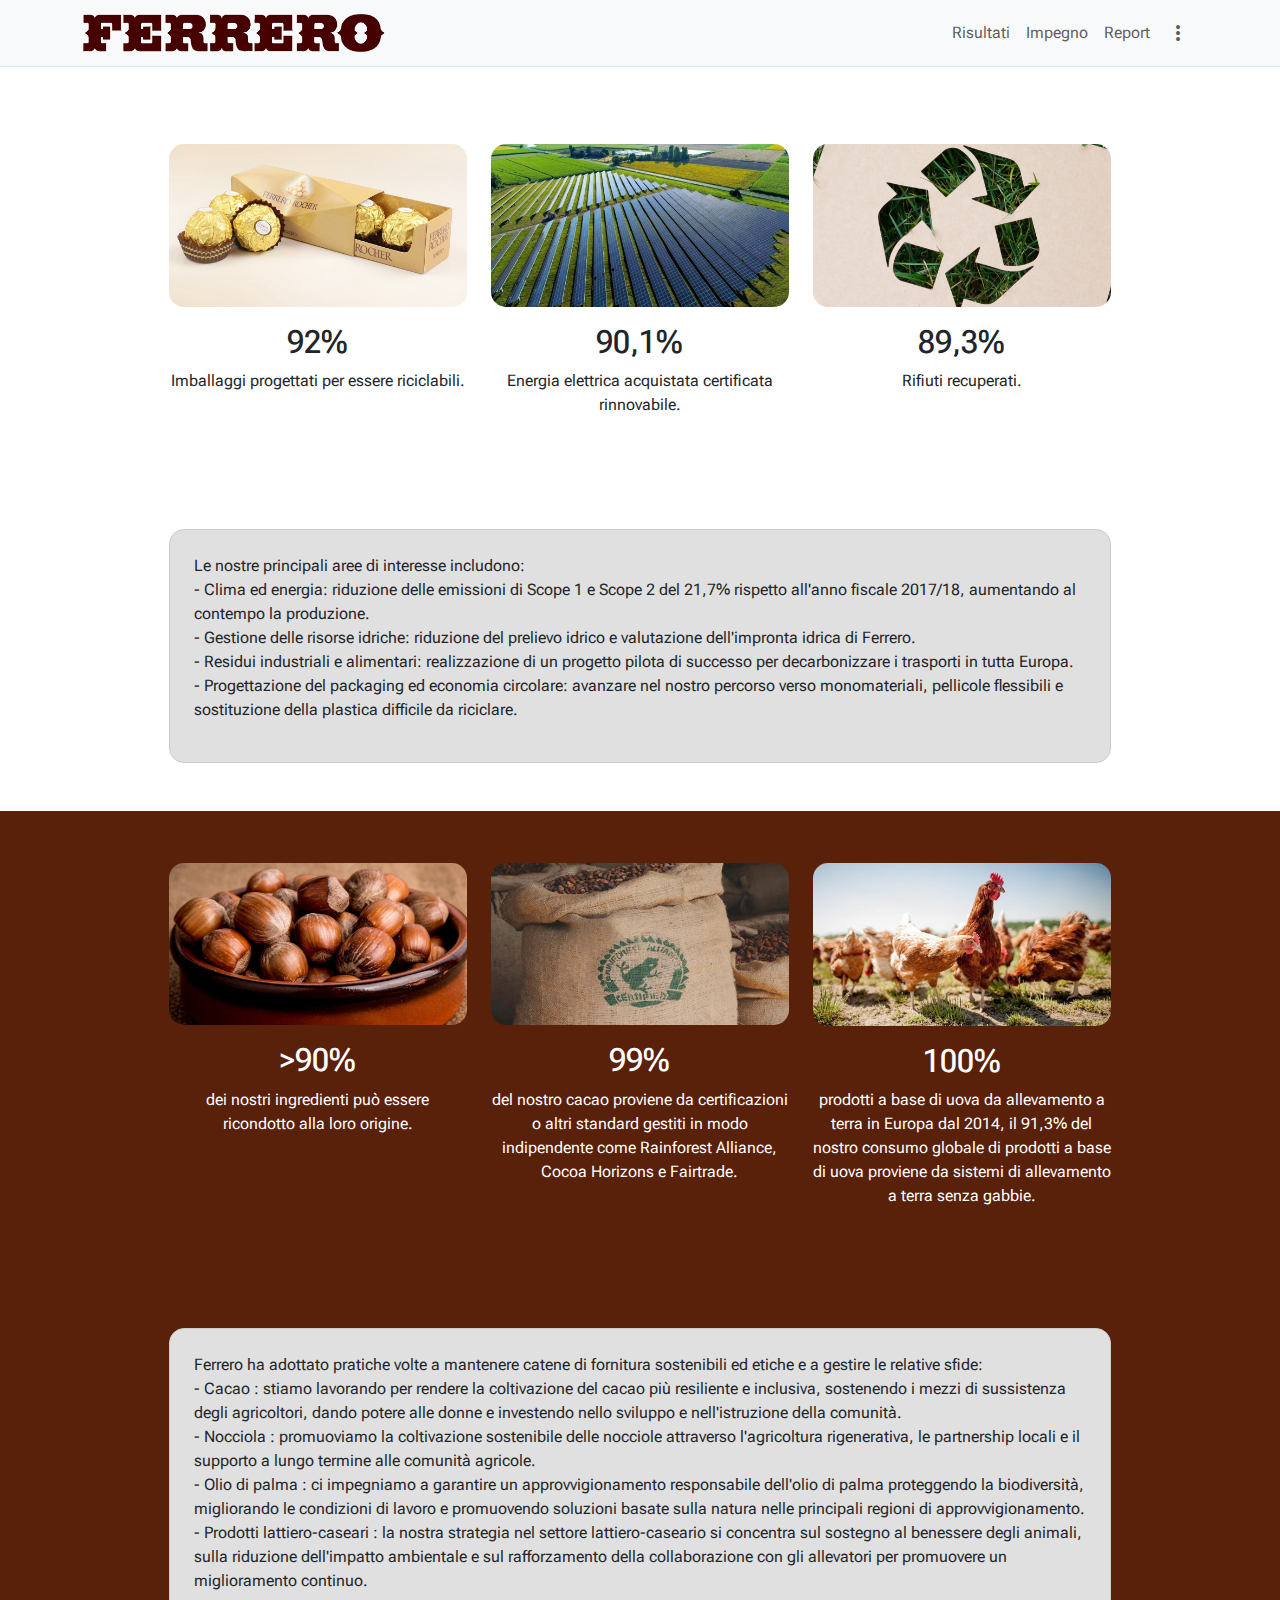
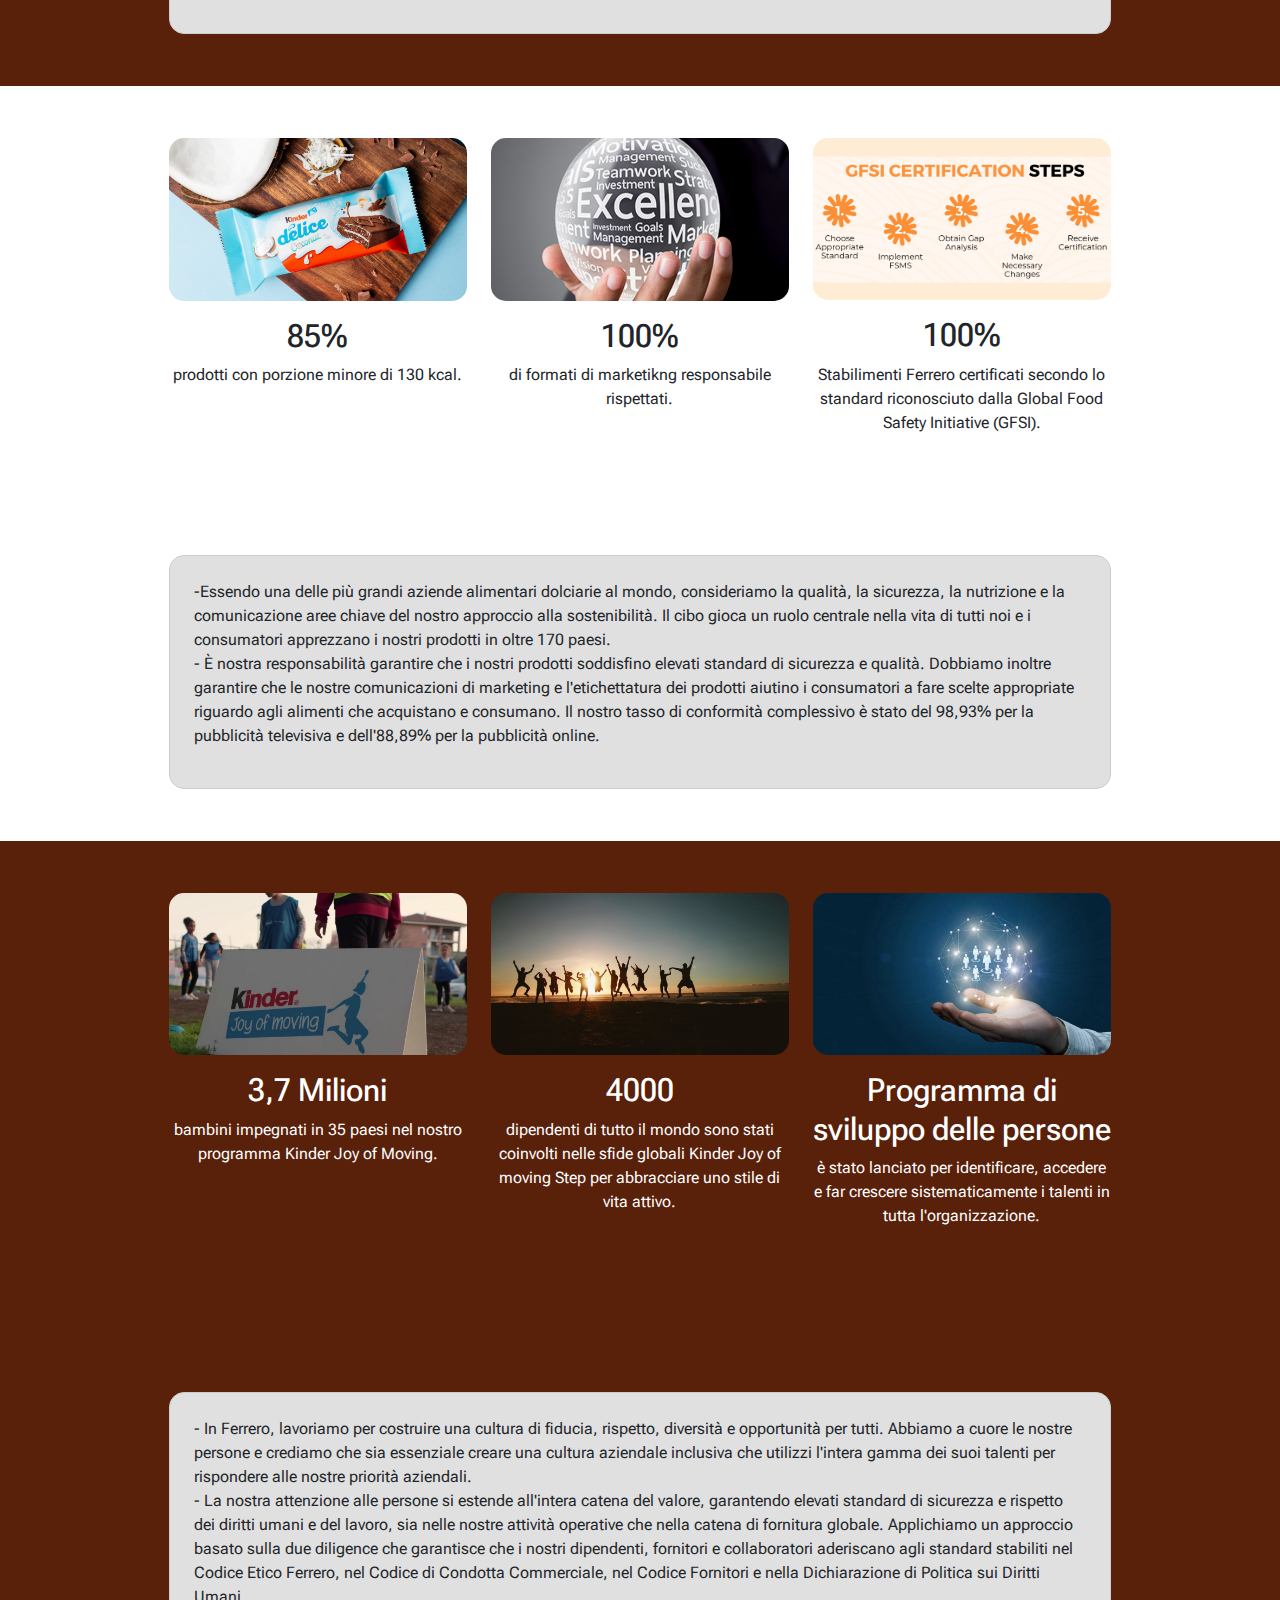
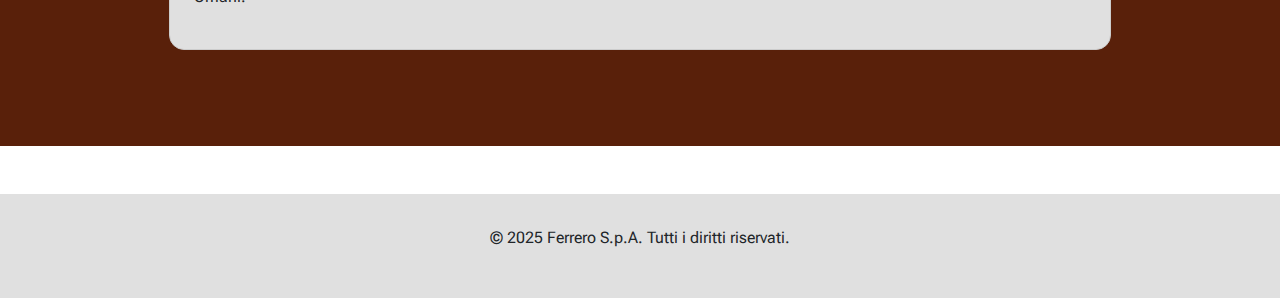
<file: risultati.html>
<!DOCTYPE html>
<html lang="it">
<head>
	<meta charset="UTF-8" />
	<meta name="viewport" content="width=device-width, initial-scale=1.0" />
	
	<title data-i18n="title">Risultati - Ferrero</title>

	<!-- Material design simboli + Roboto -->
	<!-- 
		Questi sono i fonts e i simboli se si prendono online, se voglio girare il sito offline allora commento qua e decommento i font locali sotto.
		Quel fonts.css è un css in locale che richiama i file dei fonts di Roboto Flex e delle icone di material 3 expressive che sono sempre in una 
		cartella in locale e che ho scaricato da google fonts 
	-->
	<link href="https://fonts.googleapis.com/css2?family=Material+Symbols+Outlined&display=swap" rel="stylesheet">
	<link href="https://fonts.googleapis.com/css2?family=Roboto+Flex:opsz,wght@8..144,400;8..144,700&display=swap" rel="stylesheet">	
	
	<!-- Font locali -->
	<!-- 
	<link href="css/fonts.css" rel="stylesheet">
	-->
	
	
	
	
	

	<!-- Bootstrap 5 CSS -->
	<!-- 
		Come per i fonts questo è il link a bootstrap se si è online, se si vuole far girare il sito offline si commenta qui e si decommenta sotto dove
		c'è il link ai css di bootstrap scaricati e messi in una cartella in locale
	-->
	<link href="https://cdn.jsdelivr.net/npm/bootstrap@5.3.3/dist/css/bootstrap.min.css" rel="stylesheet">
	
	<!-- Bootstrap 5 CSS locale -->
	<!--
		<link href="css/bootstrap.min.css" rel="stylesheet">
	-->
	
	
	
	
	
	
	
	<!-- Collegamenti ai miei css specifici (file creati a parte invece di mettere le informazioni specifiche all'interno del tag <style> qua sotto)-->
	<link href="css/mystyle.css" rel="stylesheet">
	<link href="css/risultati.css" rel="stylesheet">
	
	<!--
	<style>
				Tutti gli stili invece di metterli qui li ho messi nel mystyle.css (quelli in comune tra tutte le pagine) e nei css relativi alle varie pagine (quelli specifici usati da una pagina in particolare).
				Lascio questo settore solo se devo mettere qualcosa di momentaneo
	</style>
	-->
	
	
</head>




<body>
	<nav class="navbar navbar-expand-lg navbar-light bg-light fixed-top border-bottom">
		<div class="container">
			<a class="navbar-brand" href="index.html">
				<img src="pictures_ferrero/ferrero-logo.png" alt="Ferrero">
			</a>
			<button class="navbar-toggler" type="button" data-bs-toggle="collapse" data-bs-target="#navbarNav">
				<span class="material-symbols-outlined">more_vert</span>
			</button>
			<div class="collapse navbar-collapse" id="navbarNav">
				<ul class="navbar-nav ms-auto">
					<li class="nav-item"><a class="nav-link" href="risultati.html" data-i18n="results">Risultati</a></li>
					<li class="nav-item"><a class="nav-link" href="impegno.html" data-i18n="commitment">Impegno</a></li>
					<li class="nav-item"><a class="nav-link" href="report.html" data-i18n="reports">Report</a></li>
					<li class="nav-item dropdown">
						<a class="nav-link" href="#" id="moreMenu" data-bs-toggle="dropdown" aria-expanded="false">
							<span class="material-symbols-outlined">more_vert</span>
						</a>
						<ul class="dropdown-menu dropdown-menu-end" aria-labelledby="moreMenu">
							<li><button class="dropdown-item" onclick="setLanguage('it')">IT</button></li>
							<li><button class="dropdown-item" onclick="setLanguage('en')">EN</button></li>
						</ul>
					</li>
				</ul>
			</div>
		</div>
	</nav>
	
  
  
  
	<!-- Main -->
	<main class="container mt-0 pt-5"> 

	<!-- 3 Blocchi -->
    <section class="container py-5">
		<section class="container-bis py-5">
			<div class="row text-center">
				<div class="col-md-4">
					<img src="pictures_ferrero/92.png" alt="92" class="mb-3 rounded-img img-fluid" />
					<h2 data-i18n="NO">92%</h2>
					<p data-i18n="box1">Imballaggi progettati per essere riciclabili.</p>
				</div>
				<div class="col-md-4">
					<img src="pictures_ferrero/90.png" alt="90" class="mb-3 rounded-img img-fluid" />
					<h2 data-i18n="NO">90,1%</h2>
					<p data-i18n="box2">Energia elettrica acquistata certificata rinnovabile.</p>
				</div>
				<div class="col-md-4">
					<img src="pictures_ferrero/89.png" alt="89" class="mb-3 rounded-img img-fluid" />
					<h2 data-i18n="NO">89,3%</h2>
					<p data-i18n="box3">Rifiuti recuperati.</p>
				</div>
			</div>
		</section>
	</section>
	

    <!-- 1 Blocco con testo -->
    <section class="container pt-0 pb-5">  
		<section class="container-bis py-0">
			<div class="col-md-12">
				<div class="rounded-box-bis">            
				<p data-i18n="block1">
				Le nostre principali aree di interesse includono:<br>
				- Clima ed energia: riduzione delle emissioni di Scope 1 e Scope 2 del 21,7% rispetto all'anno fiscale 2017/18, aumentando al contempo la produzione.<br>
				- Gestione delle risorse idriche: riduzione del prelievo idrico e valutazione dell'impronta idrica di Ferrero.<br>
				- Residui industriali e alimentari: realizzazione di un progetto pilota di successo per decarbonizzare i trasporti in tutta Europa.<br>
				- Progettazione del packaging ed economia circolare: avanzare nel nostro percorso verso monomateriali, pellicole flessibili e sostituzione della plastica difficile da riciclare.
				</p>
				</div>
			</div>
		</section>
	</section>
	
	
	<!-- 3 Blocchi -->
    <section class="container py-5 bg-custom">	
		<section class="container-bis py-1">	
			<div class="row text-center">
				<div class="col-md-4">          
					<img src="pictures_ferrero/m90.png" alt="maggiore di 90" class="mb-3 rounded-img img-fluid" />
					<h2 class="white-heading" data-i18n="NO">>90%</h2>
					<p class="white-heading" data-i18n="box4">dei nostri ingredienti può essere ricondotto alla loro origine.</p>          
				</div>
				<div class="col-md-4">
					<img src="pictures_ferrero/99.png" alt="99" class="mb-3 rounded-img img-fluid" />
					<h2 class="white-heading" data-i18n="NO">99%</h2>
					<p class="white-heading" data-i18n="box5">del nostro cacao proviene da certificazioni o altri standard gestiti in modo indipendente come Rainforest Alliance, Cocoa Horizons e Fairtrade.</p>        
				</div>
				<div class="col-md-4">
					<img src="pictures_ferrero/100.png" alt="100" class="mb-3 rounded-img img-fluid" />
					<h2 class="white-heading" data-i18n="NO">100%</h2>
					<p class="white-heading" data-i18n="box6">prodotti a base di uova da allevamento a terra in Europa dal 2014, il 91,3% del nostro consumo globale di prodotti a base di uova proviene da sistemi di allevamento a terra senza gabbie.</p>
				</div>
			</div>	
		</section>
    </section>

	
	<!-- 1 Blocco con testo -->
    <section class="container py-5 bg-custom">  
		<section class="container-bis py-1">
			<div class="col-md-12">
				<div class="rounded-box-bis">            
					<p data-i18n="block2">
					Ferrero ha adottato pratiche volte a mantenere catene di fornitura sostenibili ed etiche e a gestire le relative sfide:<br>
					- Cacao : stiamo lavorando per rendere la coltivazione del cacao più resiliente e inclusiva, sostenendo i mezzi di sussistenza degli agricoltori, dando potere alle donne e investendo nello sviluppo e nell'istruzione della comunità.
					- Nocciola : promuoviamo la coltivazione sostenibile delle nocciole attraverso l'agricoltura rigenerativa, le partnership locali e il supporto a lungo termine alle comunità agricole.
					- Olio di palma : ci impegniamo a garantire un approvvigionamento responsabile dell'olio di palma proteggendo la biodiversità, migliorando le condizioni di lavoro e promuovendo soluzioni basate sulla natura nelle principali regioni di approvvigionamento.
					- Prodotti lattiero-caseari : la nostra strategia nel settore lattiero-caseario si concentra sul sostegno al benessere degli animali, sulla riduzione dell'impatto ambientale e sul rafforzamento della collaborazione con gli allevatori per promuovere un miglioramento continuo.</p>
				</div>
			</div>			
		</section>
	</section>
	
	<!-- 3 Blocchi -->
    <section class="container py-5">
		<section class="container-bis py-1">
			<div class="row text-center">
				<div class="col-md-4">
					<img src="pictures_ferrero/85.png" alt="85" class="mb-3 rounded-img img-fluid" />
					<h2 data-i18n="NO">85%</h2>
					<p data-i18n="box7">prodotti con porzione minore di 130 kcal.</p>
				</div>
				<div class="col-md-4">
					<img src="pictures_ferrero/100b.png" alt="100b" class="mb-3 rounded-img img-fluid" />
					<h2 data-i18n="NO">100%</h2>
					<p data-i18n="box8">di formati di marketikng responsabile rispettati.</p>
				</div>
				<div class="col-md-4">
					<img src="pictures_ferrero/100c.png" alt="100c" class="mb-3 rounded-img img-fluid" />
					<h2 data-i18n="NO">100%</h2>
					<p data-i18n="box9">Stabilimenti Ferrero certificati secondo lo standard riconosciuto dalla Global Food Safety Initiative (GFSI).</p>
				</div>
			</div>
		</section>
	</section>
	
	<!-- 1 Blocco con testo -->
    <section class="container py-5"> 
		<section class="container-bis py-1">
			<div class="col-md-12">
				<div class="rounded-box-bis">            
					<p data-i18n="block3">
					-Essendo una delle più grandi aziende alimentari dolciarie al mondo, consideriamo la qualità, la sicurezza, la nutrizione e la comunicazione aree chiave del nostro approccio alla sostenibilità. Il cibo gioca un ruolo centrale nella vita di tutti noi e i consumatori apprezzano i nostri prodotti in oltre 170 paesi.
					- È nostra responsabilità garantire che i nostri prodotti soddisfino elevati standard di sicurezza e qualità. Dobbiamo inoltre garantire che le nostre comunicazioni di marketing e l'etichettatura dei prodotti aiutino i consumatori a fare scelte appropriate riguardo agli alimenti che acquistano e consumano. Il nostro tasso di conformità complessivo è stato del 98,93% per la pubblicità televisiva e dell'88,89% per la pubblicità online.</p>
				</div>
			</div>		
		</section>
	</section>
	
	<!-- 3 Blocchi -->
    <section class="container py-5 bg-custom">
		<section class="container-bis py-1">
			<div class="row text-center">
				<div class="col-md-4">
					<img src="pictures_ferrero/37.png" alt="37" class="mb-3 rounded-img img-fluid" />
					<h2 class="white-heading" data-i18n="Millions">3,7 Milioni</h2>
					<p class="white-heading" data-i18n="box10">bambini impegnati in 35 paesi nel nostro programma Kinder Joy of Moving.</p>
				</div>
				<div class="col-md-4">
					<img src="pictures_ferrero/4000.png" alt="4000" class="mb-3 rounded-img img-fluid" />
					<h2 class="white-heading" data-i18n="NO">4000</h2>
					<p class="white-heading" data-i18n="box11">dipendenti di tutto il mondo sono stati coinvolti nelle sfide globali Kinder Joy of moving Step per abbracciare uno stile di vita attivo.</p>
				</div>
				<div class="col-md-4">
					<img src="pictures_ferrero/q.png" alt="q" class="mb-3 rounded-img img-fluid" />
					<h2 class="white-heading" data-i18n="Quadro">Programma di sviluppo delle persone</h2>
					<p class="white-heading" data-i18n="box12">è stato lanciato per identificare, accedere e far crescere sistematicamente i talenti in tutta l'organizzazione.</p>
				</div>
			</div>
		</section>
    </section>
	
	<!-- 1 Blocco con testo-->
    <section class="container py-5 bg-custom">   
		<section class="container-bis py-5">
			<div class="col-md-12">
				<div class="rounded-box-bis">            
					<p data-i18n="block4">
					- In Ferrero, lavoriamo per costruire una cultura di fiducia, rispetto, diversità e opportunità per tutti. Abbiamo a cuore le nostre persone e crediamo che sia essenziale creare una cultura aziendale inclusiva che utilizzi l'intera gamma dei suoi talenti per rispondere alle nostre priorità aziendali.
					- La nostra attenzione alle persone si estende all'intera catena del valore, garantendo elevati standard di sicurezza e rispetto dei diritti umani e del lavoro, sia nelle nostre attività operative che nella catena di fornitura globale. Applichiamo un approccio basato sulla due diligence che garantisce che i nostri dipendenti, fornitori e collaboratori aderiscano agli standard stabiliti nel Codice Etico Ferrero, nel Codice di Condotta Commerciale, nel Codice Fornitori e nella Dichiarazione di Politica sui Diritti Umani.</p>
				</div>
			</div>      
		</section>
    </section>
	
	
	</main>



	<footer class="mt-5">
		<div class="container">
			<p class="text-center" data-i18n="footer_text">&copy; 2025 Ferrero S.p.A. Tutti i diritti riservati.</p>
		</div>
	</footer>

	
	<!-- Javascript bootstrap -->
	<!-- 
		Come per i font e per i css di bootsrap questo è il link per prendere javascript di bootstrap se si è online, se si è offline allora 
		commentare e decommentare il JS bootstrap locale che prende il file js che sono stati scaricati in una cartella in locale 
	-->
	<script src="https://cdn.jsdelivr.net/npm/bootstrap@5.3.3/dist/js/bootstrap.bundle.min.js"></script>
	
	<!-- Bootstrap JS locale -->
	<!--
	<script src="js/bootstrap.bundle.min.js"></script>
	-->
	
	

	<!-- Traduzioni -->
	<script>
    const translations = {
      it: {
		title: "Risultati - Ferrero",
        results: "Risultati",
        commitment: "Impegno",
        reports: "Report",
        box1: "Imballaggi progettati per essere riciclabili.",
        box2: "Energia elettrica acquistata certificata rinnovabile.",
        box3: "Rifiuti recuperati.",
        block1: `Le nostre principali aree di interesse includono:<br>
				- Clima ed energia: riduzione delle emissioni di Scope 1 e Scope 2 del 21,7% rispetto all'anno fiscale 2017/18, aumentando al contempo la produzione.<br>
				- Gestione delle risorse idriche: riduzione del prelievo idrico e valutazione dell'impronta idrica di Ferrero.<br>
				- Residui industriali e alimentari: realizzazione di un progetto pilota di successo per decarbonizzare i trasporti in tutta Europa.<br>
				- Progettazione del packaging ed economia circolare: avanzare nel nostro percorso verso monomateriali, pellicole flessibili e sostituzione della plastica difficile da riciclare.`,
		box4: "dei nostri ingredienti può essere ricondotto alla loro origine.",
		box5: "del nostro cacao proviene da certificazioni o altri standard gestiti in modo indipendente come Rainforest Alliance, Cocoa Horizons e Fairtrade.",
		box6: "prodotti a base di uova da allevamento a terra in Europa dal 2014, il 91,3% del nostro consumo globale di prodotti a base di uova proviene da sistemi di allevamento a terra senza gabbie.",
		block2:`Ferrero ha adottato pratiche volte a mantenere catene di fornitura sostenibili ed etiche e a gestire le relative sfide:<br>
				- Cacao : stiamo lavorando per rendere la coltivazione del cacao più resiliente e inclusiva, sostenendo i mezzi di sussistenza degli agricoltori, dando potere alle donne e investendo nello sviluppo e nell'istruzione della comunità.<br>
				- Nocciola : promuoviamo la coltivazione sostenibile delle nocciole attraverso l'agricoltura rigenerativa, le partnership locali e il supporto a lungo termine alle comunità agricole.<br>
				- Olio di palma : ci impegniamo a garantire un approvvigionamento responsabile dell'olio di palma proteggendo la biodiversità, migliorando le condizioni di lavoro e promuovendo soluzioni basate sulla natura nelle principali regioni di approvvigionamento.<br>
				- Prodotti lattiero-caseari : la nostra strategia nel settore lattiero-caseario si concentra sul sostegno al benessere degli animali, sulla riduzione dell'impatto ambientale e sul rafforzamento della collaborazione con gli allevatori per promuovere un miglioramento continuo.`,
		box7:"prodotti con porzione minore di 130 kcal.",
		box8:"di formati di marketikng responsabile rispettati.",
		box9:"Stabilimenti Ferrero certificati secondo lo standard riconosciuto dalla Global Food Safety Initiative (GFSI).",
		block3:`-Essendo una delle più grandi aziende alimentari dolciarie al mondo, consideriamo la qualità, la sicurezza, la nutrizione e la comunicazione aree chiave del nostro approccio alla sostenibilità. Il cibo gioca un ruolo centrale nella vita di tutti noi e i consumatori apprezzano i nostri prodotti in oltre 170 paesi.<br>
				- È nostra responsabilità garantire che i nostri prodotti soddisfino elevati standard di sicurezza e qualità. Dobbiamo inoltre garantire che le nostre comunicazioni di marketing e l'etichettatura dei prodotti aiutino i consumatori a fare scelte appropriate riguardo agli alimenti che acquistano e consumano. Il nostro tasso di conformità complessivo è stato del 98,93% per la pubblicità televisiva e dell'88,89% per la pubblicità online.`,
		Millions: "3,7 Milioni",
		box10:"bambini impegnati in 35 paesi nel nostro programma Kinder Joy of Moving.",
		box11:"dipendenti di tutto il mondo sono stati coinvolti nelle sfide globali Kinder Joy of moving Step per abbracciare uno stile di vita attivo.",
		Quadro:"Programma di sviluppo delle persone",
		box12:"è stato lanciato per identificare, accedere e far crescere sistematicamente i talenti in tutta l'organizzazione.",
		block4:`- In Ferrero, lavoriamo per costruire una cultura di fiducia, rispetto, diversità e opportunità per tutti. Abbiamo a cuore le nostre persone e crediamo che sia essenziale creare una cultura aziendale inclusiva che utilizzi l'intera gamma dei suoi talenti per rispondere alle nostre priorità aziendali.<br>
				- La nostra attenzione alle persone si estende all'intera catena del valore, garantendo elevati standard di sicurezza e rispetto dei diritti umani e del lavoro, sia nelle nostre attività operative che nella catena di fornitura globale. Applichiamo un approccio basato sulla due diligence che garantisce che i nostri dipendenti, fornitori e collaboratori aderiscano agli standard stabiliti nel Codice Etico Ferrero, nel Codice di Condotta Commerciale, nel Codice Fornitori e nella Dichiarazione di Politica sui Diritti Umani.`,
        footer_text: "© 2025 Ferrero S.p.A. Tutti i diritti riservati."
      },
      en: {
		title: "Results - Ferrero",
        results: "Results",
        commitment: "Commitment",
        reports: "Reports",
        box1: "Packaging designed to be recyclable.",
        box2: "Purchased electricity certified as renewable.",
        box3: "Recovered waste.",
        block1: `Our main focus areas include:<br>
				- Climate and energy: 21.7% reduction in Scope 1 and Scope 2 emissions compared to fiscal year 2017/18, while increasing production.<br>
				- Water resource management: reduction in water withdrawals and assessment of Ferrero’s water footprint.<br>
				- Industrial and food waste: successful pilot project to decarbonize transport across Europe.<br>
				- Packaging design and circular economy: advancing our journey towards monomaterials, flexible films, and replacing hard-to-recycle plastics.`,
		box4: "about our ingredients can be traced back to their origin.",
		box5: "about our cocoa comes from certifications or other independently managed standards such as Rainforest Alliance, Cocoa Horizons and Fairtrade.",
		box6: "cage-free egg products in Europe Since 2014, 91.3% of our global egg product consumption has come from cage-free, cage-free systems.",
		block2:`Ferrero has adopted practices aimed at maintaining sustainable and ethical supply chains and addressing related challenges:<br>
				- Cocoa: We are working to make cocoa farming more resilient and inclusive by supporting farmer livelihoods, empowering women, and investing in community development and education.<br>
				- Hazelnut: We promote sustainable hazelnut farming through regenerative agriculture, local partnerships, and long-term support for farming communities.<br>
				- Palm Oil: We are committed to ensuring responsible palm oil sourcing by protecting biodiversity, improving working conditions, and promoting nature-based solutions in key sourcing regions.<br>
				- Dairy: Our dairy strategy focuses on supporting animal welfare, reducing environmental impact, and strengthening collaboration with farmers to drive continuous improvement.`,
		box7:"products with a portion of less than 130 kcal.",
		box8:"of responsible marketing frameworks respected.",
		box9:"Ferrero plants certified according to the standard recognized by the Global Food Safety Initiative (GFSI).",
		block3:`- As one of the world's largest confectionery companies, we consider quality, safety, nutrition, and communications key areas of our approach to sustainability. Food plays a central role in all of our lives, and consumers enjoy our products in over 170 countries.<br>
				- It is our responsibility to ensure that our products meet high safety and quality standards. We must also ensure that our marketing communications and product labeling help consumers make informed choices about the foods they purchase and consume. Our overall compliance rate was 98.93% for television advertising and 88.89% for online advertising.`,
		Millions: "3,7 Millions",
		box10:"children involved in our Kinder Joy of Moving program in 35 countries.",
		box11:"Employees around the world have been involved in the Kinder Joy of moving Step global challenges to embrace an active lifestyle.",
		Quadro:"People Development Programm",
		box12:"It was launched to systematically identify, access, and develop talent across the organization.",
		block4:`- At Ferrero, we work to build a culture of trust, respect, diversity, and opportunity for all. We care about our people and believe it is essential to create an inclusive corporate culture that utilizes the full range of their talents to address our business priorities. <br>
				- Our focus on people extends across the entire value chain, ensuring high standards of safety and respect for human and labor rights, both in our operations and in our global supply chain. We apply a due diligence approach that ensures our employees, suppliers, and contractors adhere to the standards established in the Ferrero Code of Ethics, the Code of Business Conduct, the Supplier Code, and the Human Rights Policy Statement.`,
        footer_text: "© 2025 Ferrero S.p.A. All rights reserved."
      }
    };
	
	window.addEventListener('DOMContentLoaded', () => {
	const savedLang = localStorage.getItem('selectedLanguage') || 'it';
	setLanguage(savedLang);
	});
	
    function setLanguage(lang) {
		localStorage.setItem('selectedLanguage', lang); 
		document.documentElement.lang = lang; 
		document.querySelectorAll('[data-i18n]').forEach(el => {
			const key = el.getAttribute('data-i18n');
			if (translations[lang][key]) {
				el.innerHTML = translations[lang][key];
			}
		});
    }
	</script>
</body>
</html>
</file>
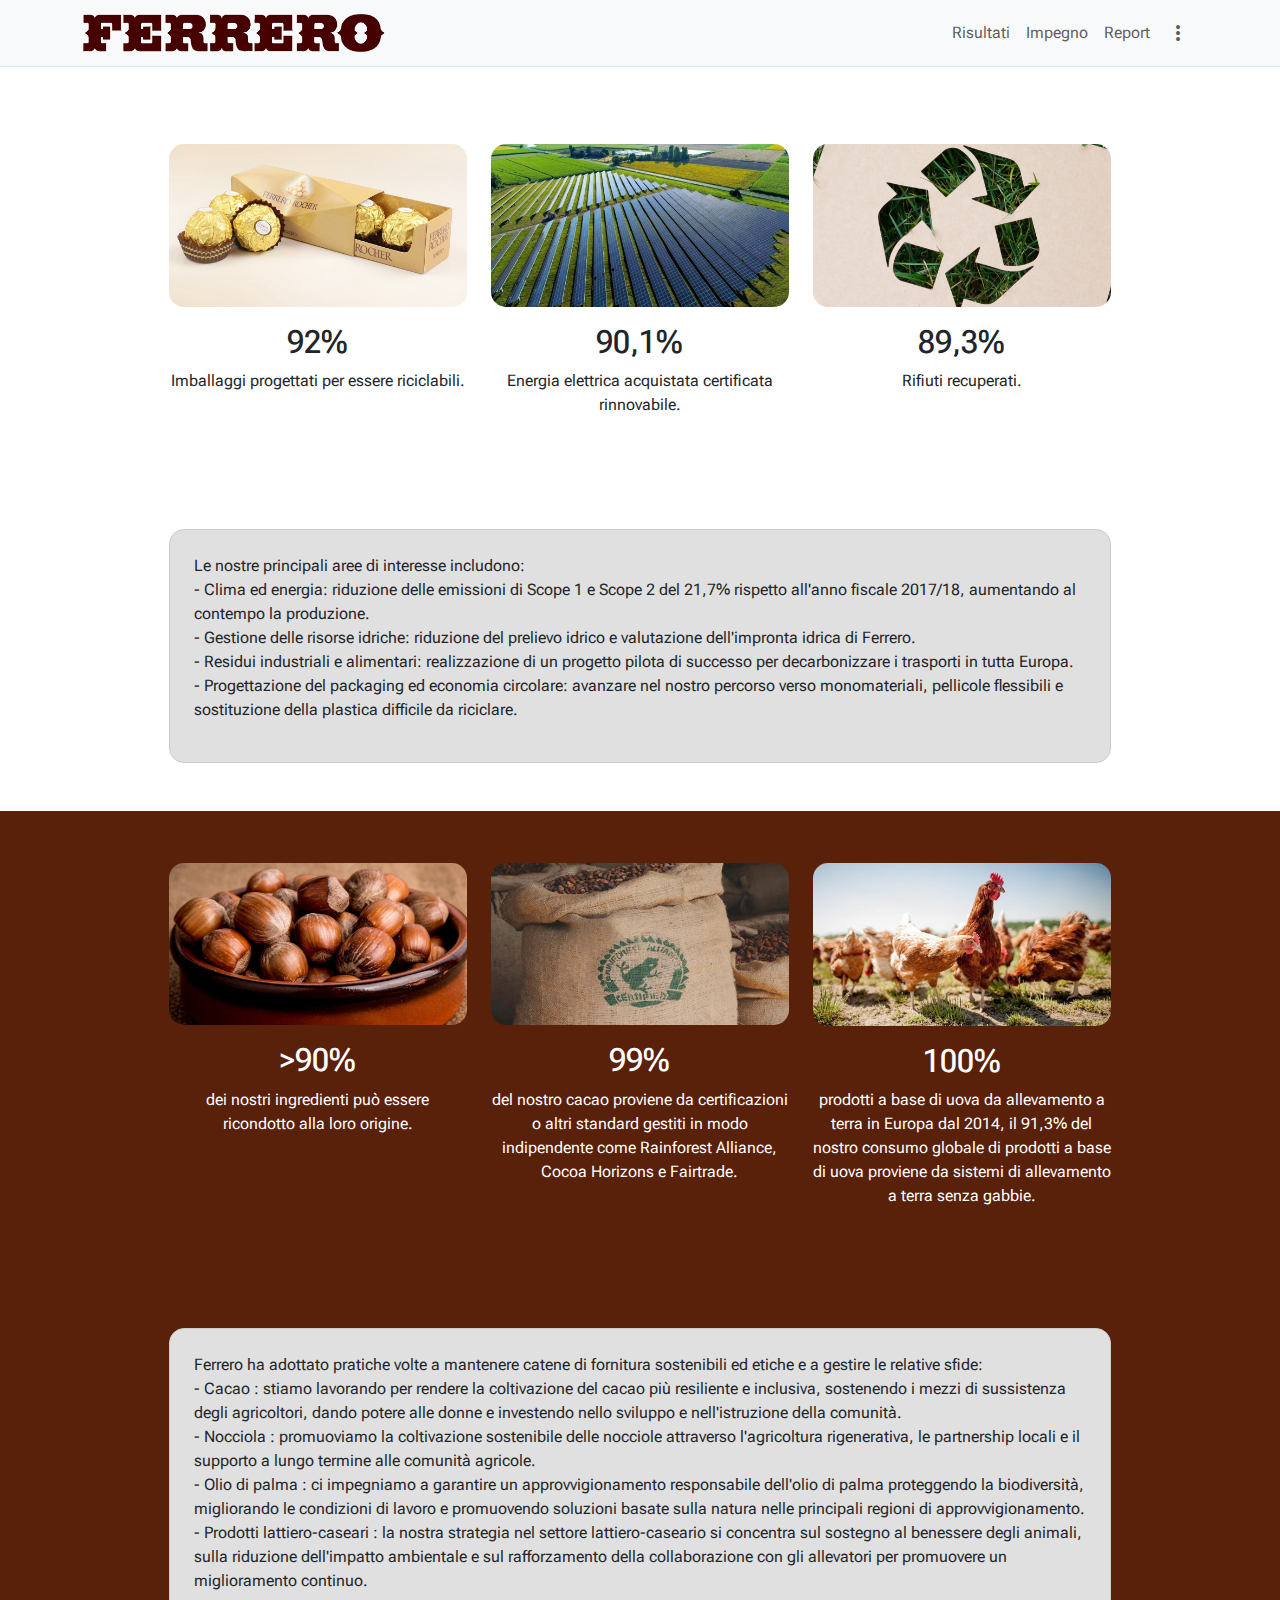
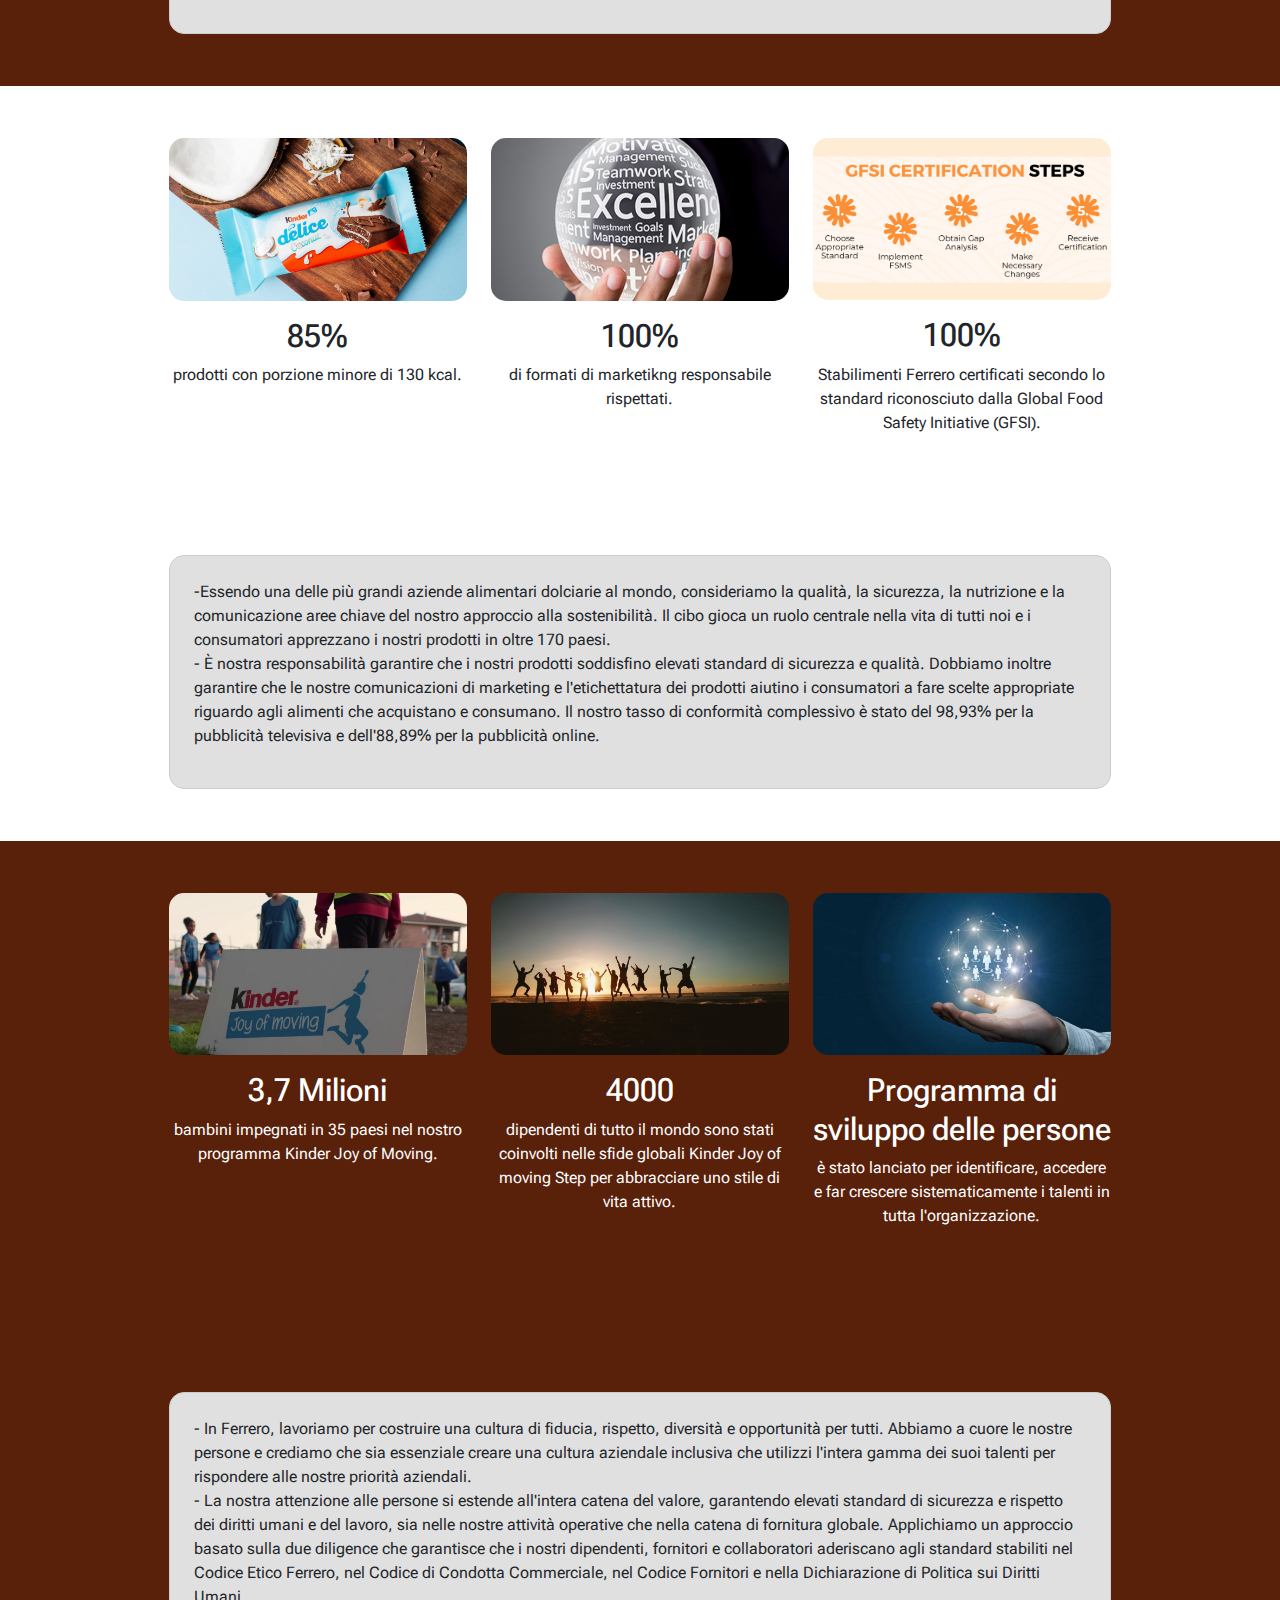
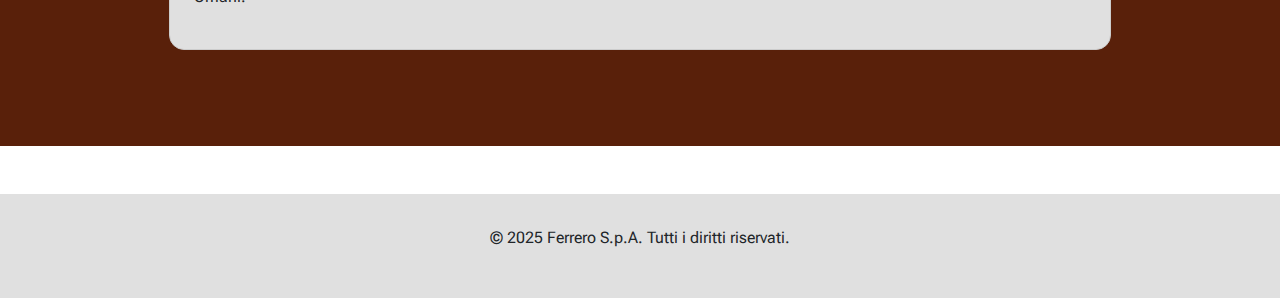
<file: Risultati.html>
<!DOCTYPE html>
<html lang="it">
<head>
	<meta charset="UTF-8" />
	<meta name="viewport" content="width=device-width, initial-scale=1.0" />
	
	<title data-i18n="title">Risultati - Ferrero</title>

	<!-- Material design simboli + Roboto -->
	<!-- 
		Questi sono i fonts e i simboli se si prendono online, se voglio girare il sito offline allora commento qua e decommento i font locali sotto.
		Quel fonts.css è un css in locale che richiama i file dei fonts di Roboto Flex e delle icone di material 3 expressive che sono sempre in una 
		cartella in locale e che ho scaricato da google fonts 
	-->
	<link href="https://fonts.googleapis.com/css2?family=Material+Symbols+Outlined&display=swap" rel="stylesheet">
	<link href="https://fonts.googleapis.com/css2?family=Roboto+Flex:opsz,wght@8..144,400;8..144,700&display=swap" rel="stylesheet">	
	
	<!-- Font locali -->
	<!-- 
	<link href="css/fonts.css" rel="stylesheet">
	-->
	
	
	
	
	

	<!-- Bootstrap 5 CSS -->
	<!-- 
		Come per i fonts questo è il link a bootstrap se si è online, se si vuole far girare il sito offline si commenta qui e si decommenta sotto dove
		c'è il link ai css di bootstrap scaricati e messi in una cartella in locale
	-->
	<link href="https://cdn.jsdelivr.net/npm/bootstrap@5.3.3/dist/css/bootstrap.min.css" rel="stylesheet">
	
	<!-- Bootstrap 5 CSS locale -->
	<!--
		<link href="css/bootstrap.min.css" rel="stylesheet">
	-->
	
	
	
	
	
	
	
	<!-- Collegamenti ai miei css specifici (file creati a parte invece di mettere le informazioni specifiche all'interno del tag <style> qua sotto)-->
	<link href="css/mystyle.css" rel="stylesheet">
	<link href="css/risultati.css" rel="stylesheet">
	
	<!--
	<style>
				Tutti gli stili invece di metterli qui li ho messi nel mystyle.css (quelli in comune tra tutte le pagine) e nei css relativi alle varie pagine (quelli specifici usati da una pagina in particolare).
				Lascio questo settore solo se devo mettere qualcosa di momentaneo
	</style>
	-->
	
	
</head>




<body>
	<nav class="navbar navbar-expand-lg navbar-light bg-light fixed-top border-bottom">
		<div class="container">
			<a class="navbar-brand" href="index.html">
				<img src="pictures_ferrero/ferrero-logo.png" alt="Ferrero">
			</a>
			<button class="navbar-toggler" type="button" data-bs-toggle="collapse" data-bs-target="#navbarNav">
				<span class="material-symbols-outlined">more_vert</span>
			</button>
			<div class="collapse navbar-collapse" id="navbarNav">
				<ul class="navbar-nav ms-auto">
					<li class="nav-item"><a class="nav-link" href="risultati.html" data-i18n="results">Risultati</a></li>
					<li class="nav-item"><a class="nav-link" href="impegno.html" data-i18n="commitment">Impegno</a></li>
					<li class="nav-item"><a class="nav-link" href="report.html" data-i18n="reports">Report</a></li>
					<li class="nav-item dropdown">
						<a class="nav-link" href="#" id="moreMenu" data-bs-toggle="dropdown" aria-expanded="false">
							<span class="material-symbols-outlined">more_vert</span>
						</a>
						<ul class="dropdown-menu dropdown-menu-end" aria-labelledby="moreMenu">
							<li><button class="dropdown-item" onclick="setLanguage('it')">IT</button></li>
							<li><button class="dropdown-item" onclick="setLanguage('en')">EN</button></li>
						</ul>
					</li>
				</ul>
			</div>
		</div>
	</nav>
	
  
  
  
	<!-- Main -->
	<main class="container mt-0 pt-5"> 

	<!-- 3 Blocchi -->
    <section class="container py-5">
		<section class="container-bis py-5">
			<div class="row text-center">
				<div class="col-md-4">
					<img src="pictures_ferrero/92.png" alt="92" class="mb-3 rounded-img img-fluid" />
					<h2 data-i18n="NO">92%</h2>
					<p data-i18n="box1">Imballaggi progettati per essere riciclabili.</p>
				</div>
				<div class="col-md-4">
					<img src="pictures_ferrero/90.png" alt="90" class="mb-3 rounded-img img-fluid" />
					<h2 data-i18n="NO">90,1%</h2>
					<p data-i18n="box2">Energia elettrica acquistata certificata rinnovabile.</p>
				</div>
				<div class="col-md-4">
					<img src="pictures_ferrero/89.png" alt="89" class="mb-3 rounded-img img-fluid" />
					<h2 data-i18n="NO">89,3%</h2>
					<p data-i18n="box3">Rifiuti recuperati.</p>
				</div>
			</div>
		</section>
	</section>
	

    <!-- 1 Blocco con testo -->
    <section class="container pt-0 pb-5">  
		<section class="container-bis py-0">
			<div class="col-md-12">
				<div class="rounded-box-bis">            
				<p data-i18n="block1">
				Le nostre principali aree di interesse includono:<br>
				- Clima ed energia: riduzione delle emissioni di Scope 1 e Scope 2 del 21,7% rispetto all'anno fiscale 2017/18, aumentando al contempo la produzione.<br>
				- Gestione delle risorse idriche: riduzione del prelievo idrico e valutazione dell'impronta idrica di Ferrero.<br>
				- Residui industriali e alimentari: realizzazione di un progetto pilota di successo per decarbonizzare i trasporti in tutta Europa.<br>
				- Progettazione del packaging ed economia circolare: avanzare nel nostro percorso verso monomateriali, pellicole flessibili e sostituzione della plastica difficile da riciclare.
				</p>
				</div>
			</div>
		</section>
	</section>
	
	
	<!-- 3 Blocchi -->
    <section class="container py-5 bg-custom">	
		<section class="container-bis py-1">	
			<div class="row text-center">
				<div class="col-md-4">          
					<img src="pictures_ferrero/m90.png" alt="maggiore di 90" class="mb-3 rounded-img img-fluid" />
					<h2 class="white-heading" data-i18n="NO">>90%</h2>
					<p class="white-heading" data-i18n="box4">dei nostri ingredienti può essere ricondotto alla loro origine.</p>          
				</div>
				<div class="col-md-4">
					<img src="pictures_ferrero/99.png" alt="99" class="mb-3 rounded-img img-fluid" />
					<h2 class="white-heading" data-i18n="NO">99%</h2>
					<p class="white-heading" data-i18n="box5">del nostro cacao proviene da certificazioni o altri standard gestiti in modo indipendente come Rainforest Alliance, Cocoa Horizons e Fairtrade.</p>        
				</div>
				<div class="col-md-4">
					<img src="pictures_ferrero/100.png" alt="100" class="mb-3 rounded-img img-fluid" />
					<h2 class="white-heading" data-i18n="NO">100%</h2>
					<p class="white-heading" data-i18n="box6">prodotti a base di uova da allevamento a terra in Europa dal 2014, il 91,3% del nostro consumo globale di prodotti a base di uova proviene da sistemi di allevamento a terra senza gabbie.</p>
				</div>
			</div>	
		</section>
    </section>

	
	<!-- 1 Blocco con testo -->
    <section class="container py-5 bg-custom">  
		<section class="container-bis py-1">
			<div class="col-md-12">
				<div class="rounded-box-bis">            
					<p data-i18n="block2">
					Ferrero ha adottato pratiche volte a mantenere catene di fornitura sostenibili ed etiche e a gestire le relative sfide:<br>
					- Cacao : stiamo lavorando per rendere la coltivazione del cacao più resiliente e inclusiva, sostenendo i mezzi di sussistenza degli agricoltori, dando potere alle donne e investendo nello sviluppo e nell'istruzione della comunità.
					- Nocciola : promuoviamo la coltivazione sostenibile delle nocciole attraverso l'agricoltura rigenerativa, le partnership locali e il supporto a lungo termine alle comunità agricole.
					- Olio di palma : ci impegniamo a garantire un approvvigionamento responsabile dell'olio di palma proteggendo la biodiversità, migliorando le condizioni di lavoro e promuovendo soluzioni basate sulla natura nelle principali regioni di approvvigionamento.
					- Prodotti lattiero-caseari : la nostra strategia nel settore lattiero-caseario si concentra sul sostegno al benessere degli animali, sulla riduzione dell'impatto ambientale e sul rafforzamento della collaborazione con gli allevatori per promuovere un miglioramento continuo.</p>
				</div>
			</div>			
		</section>
	</section>
	
	<!-- 3 Blocchi -->
    <section class="container py-5">
		<section class="container-bis py-1">
			<div class="row text-center">
				<div class="col-md-4">
					<img src="pictures_ferrero/85.png" alt="85" class="mb-3 rounded-img img-fluid" />
					<h2 data-i18n="NO">85%</h2>
					<p data-i18n="box7">prodotti con porzione minore di 130 kcal.</p>
				</div>
				<div class="col-md-4">
					<img src="pictures_ferrero/100b.png" alt="100b" class="mb-3 rounded-img img-fluid" />
					<h2 data-i18n="NO">100%</h2>
					<p data-i18n="box8">di formati di marketikng responsabile rispettati.</p>
				</div>
				<div class="col-md-4">
					<img src="pictures_ferrero/100c.png" alt="100c" class="mb-3 rounded-img img-fluid" />
					<h2 data-i18n="NO">100%</h2>
					<p data-i18n="box9">Stabilimenti Ferrero certificati secondo lo standard riconosciuto dalla Global Food Safety Initiative (GFSI).</p>
				</div>
			</div>
		</section>
	</section>
	
	<!-- 1 Blocco con testo -->
    <section class="container py-5"> 
		<section class="container-bis py-1">
			<div class="col-md-12">
				<div class="rounded-box-bis">            
					<p data-i18n="block3">
					-Essendo una delle più grandi aziende alimentari dolciarie al mondo, consideriamo la qualità, la sicurezza, la nutrizione e la comunicazione aree chiave del nostro approccio alla sostenibilità. Il cibo gioca un ruolo centrale nella vita di tutti noi e i consumatori apprezzano i nostri prodotti in oltre 170 paesi.
					- È nostra responsabilità garantire che i nostri prodotti soddisfino elevati standard di sicurezza e qualità. Dobbiamo inoltre garantire che le nostre comunicazioni di marketing e l'etichettatura dei prodotti aiutino i consumatori a fare scelte appropriate riguardo agli alimenti che acquistano e consumano. Il nostro tasso di conformità complessivo è stato del 98,93% per la pubblicità televisiva e dell'88,89% per la pubblicità online.</p>
				</div>
			</div>		
		</section>
	</section>
	
	<!-- 3 Blocchi -->
    <section class="container py-5 bg-custom">
		<section class="container-bis py-1">
			<div class="row text-center">
				<div class="col-md-4">
					<img src="pictures_ferrero/37.png" alt="37" class="mb-3 rounded-img img-fluid" />
					<h2 class="white-heading" data-i18n="Millions">3,7 Milioni</h2>
					<p class="white-heading" data-i18n="box10">bambini impegnati in 35 paesi nel nostro programma Kinder Joy of Moving.</p>
				</div>
				<div class="col-md-4">
					<img src="pictures_ferrero/4000.png" alt="4000" class="mb-3 rounded-img img-fluid" />
					<h2 class="white-heading" data-i18n="NO">4000</h2>
					<p class="white-heading" data-i18n="box11">dipendenti di tutto il mondo sono stati coinvolti nelle sfide globali Kinder Joy of moving Step per abbracciare uno stile di vita attivo.</p>
				</div>
				<div class="col-md-4">
					<img src="pictures_ferrero/q.png" alt="q" class="mb-3 rounded-img img-fluid" />
					<h2 class="white-heading" data-i18n="Quadro">Programma di sviluppo delle persone</h2>
					<p class="white-heading" data-i18n="box12">è stato lanciato per identificare, accedere e far crescere sistematicamente i talenti in tutta l'organizzazione.</p>
				</div>
			</div>
		</section>
    </section>
	
	<!-- 1 Blocco con testo-->
    <section class="container py-5 bg-custom">   
		<section class="container-bis py-5">
			<div class="col-md-12">
				<div class="rounded-box-bis">            
					<p data-i18n="block4">
					- In Ferrero, lavoriamo per costruire una cultura di fiducia, rispetto, diversità e opportunità per tutti. Abbiamo a cuore le nostre persone e crediamo che sia essenziale creare una cultura aziendale inclusiva che utilizzi l'intera gamma dei suoi talenti per rispondere alle nostre priorità aziendali.
					- La nostra attenzione alle persone si estende all'intera catena del valore, garantendo elevati standard di sicurezza e rispetto dei diritti umani e del lavoro, sia nelle nostre attività operative che nella catena di fornitura globale. Applichiamo un approccio basato sulla due diligence che garantisce che i nostri dipendenti, fornitori e collaboratori aderiscano agli standard stabiliti nel Codice Etico Ferrero, nel Codice di Condotta Commerciale, nel Codice Fornitori e nella Dichiarazione di Politica sui Diritti Umani.</p>
				</div>
			</div>      
		</section>
    </section>
	
	
	</main>



	<footer class="mt-5">
		<div class="container">
			<p class="text-center" data-i18n="footer_text">&copy; 2025 Ferrero S.p.A. Tutti i diritti riservati.</p>
		</div>
	</footer>

	
	<!-- Javascript bootstrap -->
	<!-- 
		Come per i font e per i css di bootsrap questo è il link per prendere javascript di bootstrap se si è online, se si è offline allora 
		commentare e decommentare il JS bootstrap locale che prende il file js che sono stati scaricati in una cartella in locale 
	-->
	<script src="https://cdn.jsdelivr.net/npm/bootstrap@5.3.3/dist/js/bootstrap.bundle.min.js"></script>
	
	<!-- Bootstrap JS locale -->
	<!--
	<script src="js/bootstrap.bundle.min.js"></script>
	-->
	
	

	<!-- Traduzioni -->
	<script>
    const translations = {
      it: {
		title: "Risultati - Ferrero",
        results: "Risultati",
        commitment: "Impegno",
        reports: "Report",
        box1: "Imballaggi progettati per essere riciclabili.",
        box2: "Energia elettrica acquistata certificata rinnovabile.",
        box3: "Rifiuti recuperati.",
        block1: `Le nostre principali aree di interesse includono:<br>
				- Clima ed energia: riduzione delle emissioni di Scope 1 e Scope 2 del 21,7% rispetto all'anno fiscale 2017/18, aumentando al contempo la produzione.<br>
				- Gestione delle risorse idriche: riduzione del prelievo idrico e valutazione dell'impronta idrica di Ferrero.<br>
				- Residui industriali e alimentari: realizzazione di un progetto pilota di successo per decarbonizzare i trasporti in tutta Europa.<br>
				- Progettazione del packaging ed economia circolare: avanzare nel nostro percorso verso monomateriali, pellicole flessibili e sostituzione della plastica difficile da riciclare.`,
		box4: "dei nostri ingredienti può essere ricondotto alla loro origine.",
		box5: "del nostro cacao proviene da certificazioni o altri standard gestiti in modo indipendente come Rainforest Alliance, Cocoa Horizons e Fairtrade.",
		box6: "prodotti a base di uova da allevamento a terra in Europa dal 2014, il 91,3% del nostro consumo globale di prodotti a base di uova proviene da sistemi di allevamento a terra senza gabbie.",
		block2:`Ferrero ha adottato pratiche volte a mantenere catene di fornitura sostenibili ed etiche e a gestire le relative sfide:<br>
				- Cacao : stiamo lavorando per rendere la coltivazione del cacao più resiliente e inclusiva, sostenendo i mezzi di sussistenza degli agricoltori, dando potere alle donne e investendo nello sviluppo e nell'istruzione della comunità.<br>
				- Nocciola : promuoviamo la coltivazione sostenibile delle nocciole attraverso l'agricoltura rigenerativa, le partnership locali e il supporto a lungo termine alle comunità agricole.<br>
				- Olio di palma : ci impegniamo a garantire un approvvigionamento responsabile dell'olio di palma proteggendo la biodiversità, migliorando le condizioni di lavoro e promuovendo soluzioni basate sulla natura nelle principali regioni di approvvigionamento.<br>
				- Prodotti lattiero-caseari : la nostra strategia nel settore lattiero-caseario si concentra sul sostegno al benessere degli animali, sulla riduzione dell'impatto ambientale e sul rafforzamento della collaborazione con gli allevatori per promuovere un miglioramento continuo.`,
		box7:"prodotti con porzione minore di 130 kcal.",
		box8:"di formati di marketikng responsabile rispettati.",
		box9:"Stabilimenti Ferrero certificati secondo lo standard riconosciuto dalla Global Food Safety Initiative (GFSI).",
		block3:`-Essendo una delle più grandi aziende alimentari dolciarie al mondo, consideriamo la qualità, la sicurezza, la nutrizione e la comunicazione aree chiave del nostro approccio alla sostenibilità. Il cibo gioca un ruolo centrale nella vita di tutti noi e i consumatori apprezzano i nostri prodotti in oltre 170 paesi.<br>
				- È nostra responsabilità garantire che i nostri prodotti soddisfino elevati standard di sicurezza e qualità. Dobbiamo inoltre garantire che le nostre comunicazioni di marketing e l'etichettatura dei prodotti aiutino i consumatori a fare scelte appropriate riguardo agli alimenti che acquistano e consumano. Il nostro tasso di conformità complessivo è stato del 98,93% per la pubblicità televisiva e dell'88,89% per la pubblicità online.`,
		Millions: "3,7 Milioni",
		box10:"bambini impegnati in 35 paesi nel nostro programma Kinder Joy of Moving.",
		box11:"dipendenti di tutto il mondo sono stati coinvolti nelle sfide globali Kinder Joy of moving Step per abbracciare uno stile di vita attivo.",
		Quadro:"Programma di sviluppo delle persone",
		box12:"è stato lanciato per identificare, accedere e far crescere sistematicamente i talenti in tutta l'organizzazione.",
		block4:`- In Ferrero, lavoriamo per costruire una cultura di fiducia, rispetto, diversità e opportunità per tutti. Abbiamo a cuore le nostre persone e crediamo che sia essenziale creare una cultura aziendale inclusiva che utilizzi l'intera gamma dei suoi talenti per rispondere alle nostre priorità aziendali.<br>
				- La nostra attenzione alle persone si estende all'intera catena del valore, garantendo elevati standard di sicurezza e rispetto dei diritti umani e del lavoro, sia nelle nostre attività operative che nella catena di fornitura globale. Applichiamo un approccio basato sulla due diligence che garantisce che i nostri dipendenti, fornitori e collaboratori aderiscano agli standard stabiliti nel Codice Etico Ferrero, nel Codice di Condotta Commerciale, nel Codice Fornitori e nella Dichiarazione di Politica sui Diritti Umani.`,
        footer_text: "© 2025 Ferrero S.p.A. Tutti i diritti riservati."
      },
      en: {
		title: "Results - Ferrero",
        results: "Results",
        commitment: "Commitment",
        reports: "Reports",
        box1: "Packaging designed to be recyclable.",
        box2: "Purchased electricity certified as renewable.",
        box3: "Recovered waste.",
        block1: `Our main focus areas include:<br>
				- Climate and energy: 21.7% reduction in Scope 1 and Scope 2 emissions compared to fiscal year 2017/18, while increasing production.<br>
				- Water resource management: reduction in water withdrawals and assessment of Ferrero’s water footprint.<br>
				- Industrial and food waste: successful pilot project to decarbonize transport across Europe.<br>
				- Packaging design and circular economy: advancing our journey towards monomaterials, flexible films, and replacing hard-to-recycle plastics.`,
		box4: "about our ingredients can be traced back to their origin.",
		box5: "about our cocoa comes from certifications or other independently managed standards such as Rainforest Alliance, Cocoa Horizons and Fairtrade.",
		box6: "cage-free egg products in Europe Since 2014, 91.3% of our global egg product consumption has come from cage-free, cage-free systems.",
		block2:`Ferrero has adopted practices aimed at maintaining sustainable and ethical supply chains and addressing related challenges:<br>
				- Cocoa: We are working to make cocoa farming more resilient and inclusive by supporting farmer livelihoods, empowering women, and investing in community development and education.<br>
				- Hazelnut: We promote sustainable hazelnut farming through regenerative agriculture, local partnerships, and long-term support for farming communities.<br>
				- Palm Oil: We are committed to ensuring responsible palm oil sourcing by protecting biodiversity, improving working conditions, and promoting nature-based solutions in key sourcing regions.<br>
				- Dairy: Our dairy strategy focuses on supporting animal welfare, reducing environmental impact, and strengthening collaboration with farmers to drive continuous improvement.`,
		box7:"products with a portion of less than 130 kcal.",
		box8:"of responsible marketing frameworks respected.",
		box9:"Ferrero plants certified according to the standard recognized by the Global Food Safety Initiative (GFSI).",
		block3:`- As one of the world's largest confectionery companies, we consider quality, safety, nutrition, and communications key areas of our approach to sustainability. Food plays a central role in all of our lives, and consumers enjoy our products in over 170 countries.<br>
				- It is our responsibility to ensure that our products meet high safety and quality standards. We must also ensure that our marketing communications and product labeling help consumers make informed choices about the foods they purchase and consume. Our overall compliance rate was 98.93% for television advertising and 88.89% for online advertising.`,
		Millions: "3,7 Millions",
		box10:"children involved in our Kinder Joy of Moving program in 35 countries.",
		box11:"Employees around the world have been involved in the Kinder Joy of moving Step global challenges to embrace an active lifestyle.",
		Quadro:"People Development Programm",
		box12:"It was launched to systematically identify, access, and develop talent across the organization.",
		block4:`- At Ferrero, we work to build a culture of trust, respect, diversity, and opportunity for all. We care about our people and believe it is essential to create an inclusive corporate culture that utilizes the full range of their talents to address our business priorities. <br>
				- Our focus on people extends across the entire value chain, ensuring high standards of safety and respect for human and labor rights, both in our operations and in our global supply chain. We apply a due diligence approach that ensures our employees, suppliers, and contractors adhere to the standards established in the Ferrero Code of Ethics, the Code of Business Conduct, the Supplier Code, and the Human Rights Policy Statement.`,
        footer_text: "© 2025 Ferrero S.p.A. All rights reserved."
      }
    };
	
	window.addEventListener('DOMContentLoaded', () => {
	const savedLang = localStorage.getItem('selectedLanguage') || 'it';
	setLanguage(savedLang);
	});
	
    function setLanguage(lang) {
		localStorage.setItem('selectedLanguage', lang); 
		document.documentElement.lang = lang; 
		document.querySelectorAll('[data-i18n]').forEach(el => {
			const key = el.getAttribute('data-i18n');
			if (translations[lang][key]) {
				el.innerHTML = translations[lang][key];
			}
		});
    }
	</script>
</body>
</html>
</file>
<file: css/fonts.css>
@font-face {
  font-family: 'Roboto Flex';
  src: url('../fonts/RobotoFlex-Regular.woff2') format('woff2');
  font-weight: 400;
  font-style: normal;
}

@font-face {
  font-family: 'Material Symbols Outlined';
  src: url('../fonts/material-symbols-outlined.woff2') format('woff2');
  font-weight: normal;
  font-style: normal;
}

.material-symbols-outlined {
  font-family: 'Material Symbols Outlined';
  font-weight: normal;
  font-style: normal;
  font-size: 24px;
  line-height: 1;
  vertical-align: middle;
  display: inline-flex;
  align-items: center;
}

.nav-link {
  display: flex;
  align-items: center;
  padding-top: 0.5rem;
  padding-bottom: 0.5rem;
}
</file>
<file: css/mystyle.css>
body {
	font-family: 'Roboto Flex', sans-serif;
}

.navbar-brand img {
	height: 40px;
}

footer {
	background-color: #e0e0e0;
        padding: 2rem 0;
        text-align: center;
}

.material-symbols-outlined {
        vertical-align: middle;
}


.navbar-toggler {
        border: none;
        background: none;
}

.navbar-toggler .dots-icon {
        font-size: 28px;
}
</file>
<file: css/index.css>
.rounded-box {
        border: 1px solid #ccc;
        border-radius: 15px;
        padding: 1.5rem;
        height: 100%;
}
</file>
<file: css/impegno.css>
.white-heading {
	color: white;
}
	
.rounded-img {
	border-radius: 15px;
}
	
main.container {
      	max-width: 100%;
      	padding-left: 0;
      	padding-right: 0;
}
	
section.bg-custom {
      	background-color: #59200a;	
}	
	
section.container {
	display: flex;
	justify-content: center;
      	max-width: 100%;
      	padding-left: 5;
      	padding-right: 5;
}
	
section.container-bis {
      	max-width: 75%;
      	padding-left: 5;
      	padding-right: 5;
}
</file>
<file: css/report.css>
.rounded-box-tris {
      	border: 1px solid #ccc;
      	border-radius: 15px;
      	overflow: hidden; 
  	padding: 0;    
	background-color: #e0e0e0;	  
}
	
.material-symbols-outlined {
      	font-variation-settings: 'FILL' 0, 'wght' 400, 'GRAD' 0, 'opsz' 24;
      	vertical-align: middle;
}
	
.rounded-img-q {
	width: 100%;
	height: auto;
	display: block;
	border-radius: 0; 
	margin-bottom: 0; 
}
	
.white-heading {
	color: white;
}
	
.rounded-img {
	border-radius: 15px;
}
	
main.container {
      	max-width: 100%;
      	padding-left: 0;
      	padding-right: 0;
}
	
section.bg-custom {
      	background-color: #59200a;	
}	
	
section.container {
	display: flex;
	justify-content: center;
      	max-width: 100%;
      	padding-left: 5;
      	padding-right: 5;
}
	
section.container-bis {
      	max-width: 75%;
      	padding-left: 5;
      	padding-right: 5;
}
</file>
<file: css/risultati.css>
.rounded-box {
      	border: 1px solid #ccc;
      	border-radius: 15px;
      	padding: 1.5rem;
      	height: 100%;
}
	
.rounded-box-bis {
      	border: 1px solid #ccc;
      	border-radius: 15px;
      	padding: 1.5rem;
      	height: 100%;  
	background-color: #e0e0e0;
}
	
.rounded-img {
	border-radius: 15px;
}
	
.navbar-toggler .material-symbols-outlined {
	font-size: 28px;
}
	
main.container {
	max-width: 100%;
      	padding-left: 0;
      	padding-right: 0;
}
	
section.bg-custom {
      	background-color: #59200a;	
}
	
.white-heading {
	color: white;
}
	
section.container {
	display: flex;
	justify-content: center;
      	max-width: 100%;
      	padding-left: 5;
      	padding-right: 5;
}
	
section.container-bis {
      	max-width: 75%;
      	padding-left: 5;
      	padding-right: 5;
}
</file>
